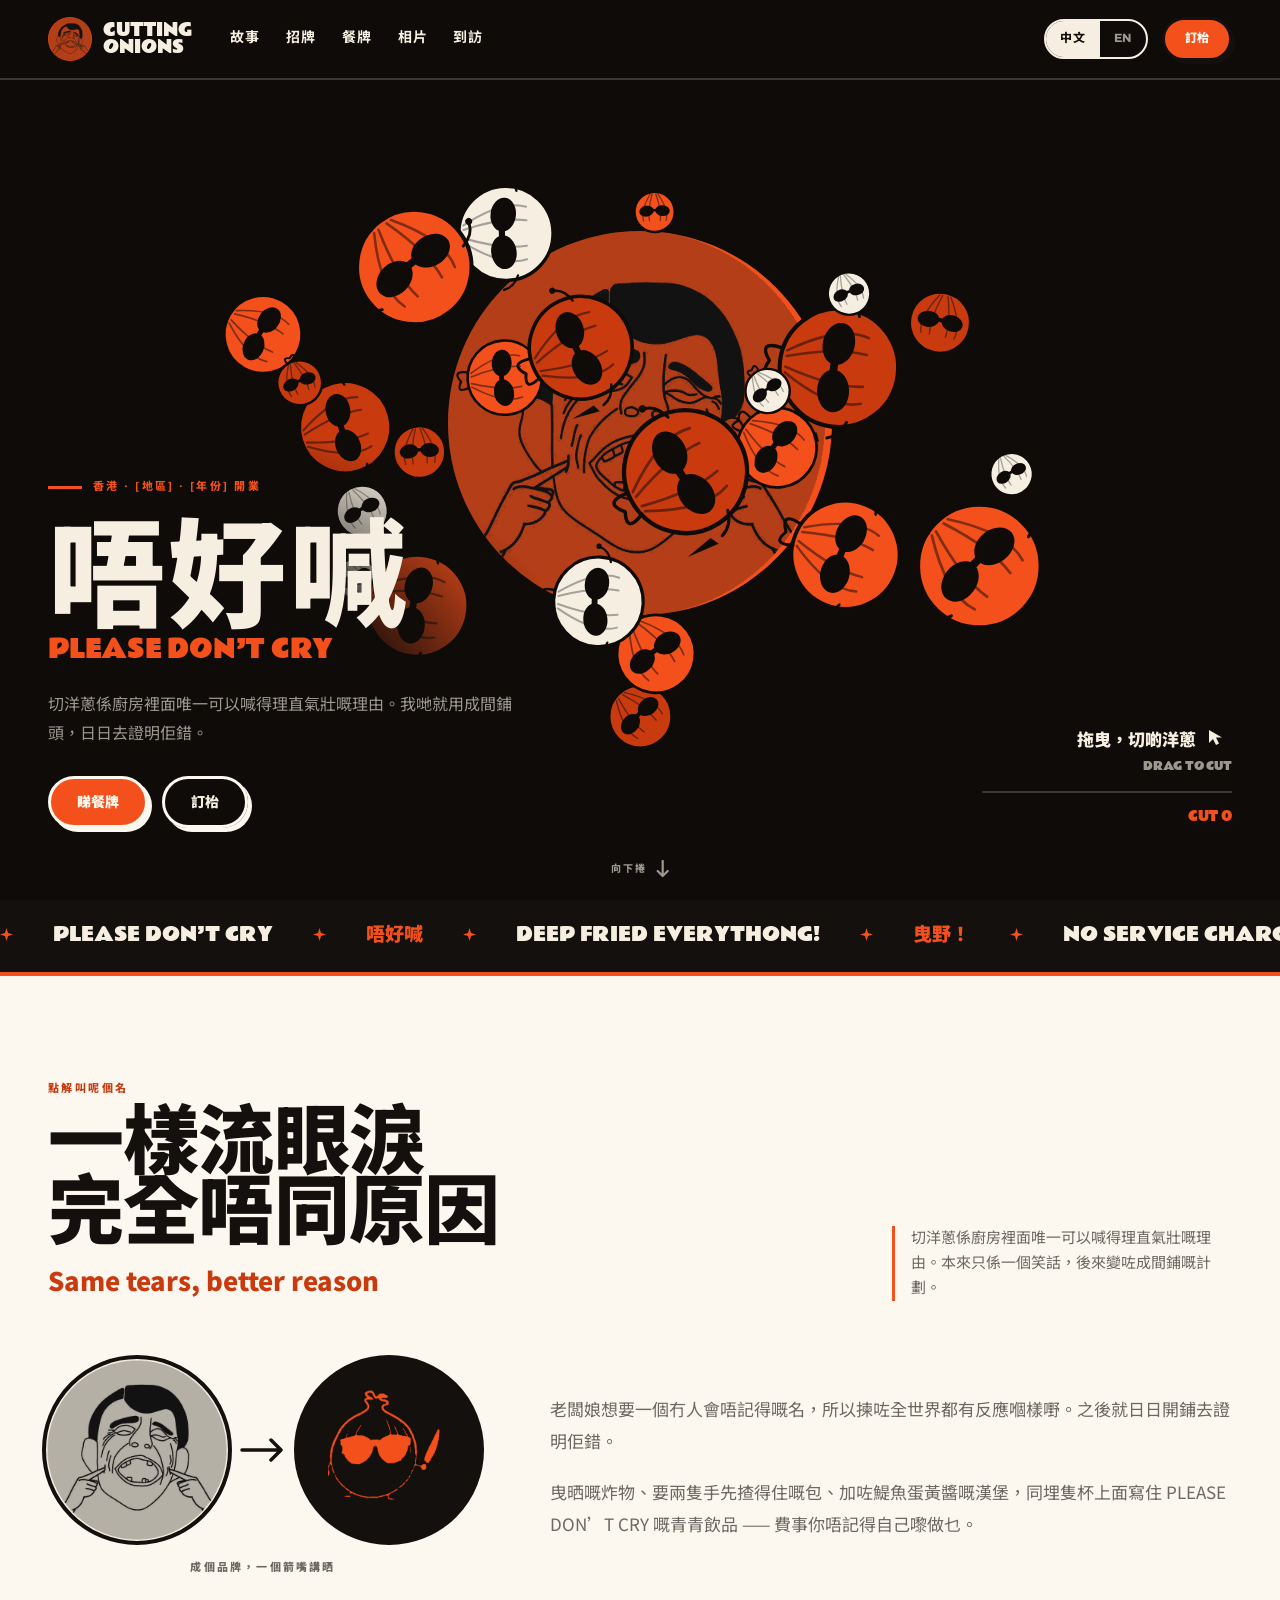
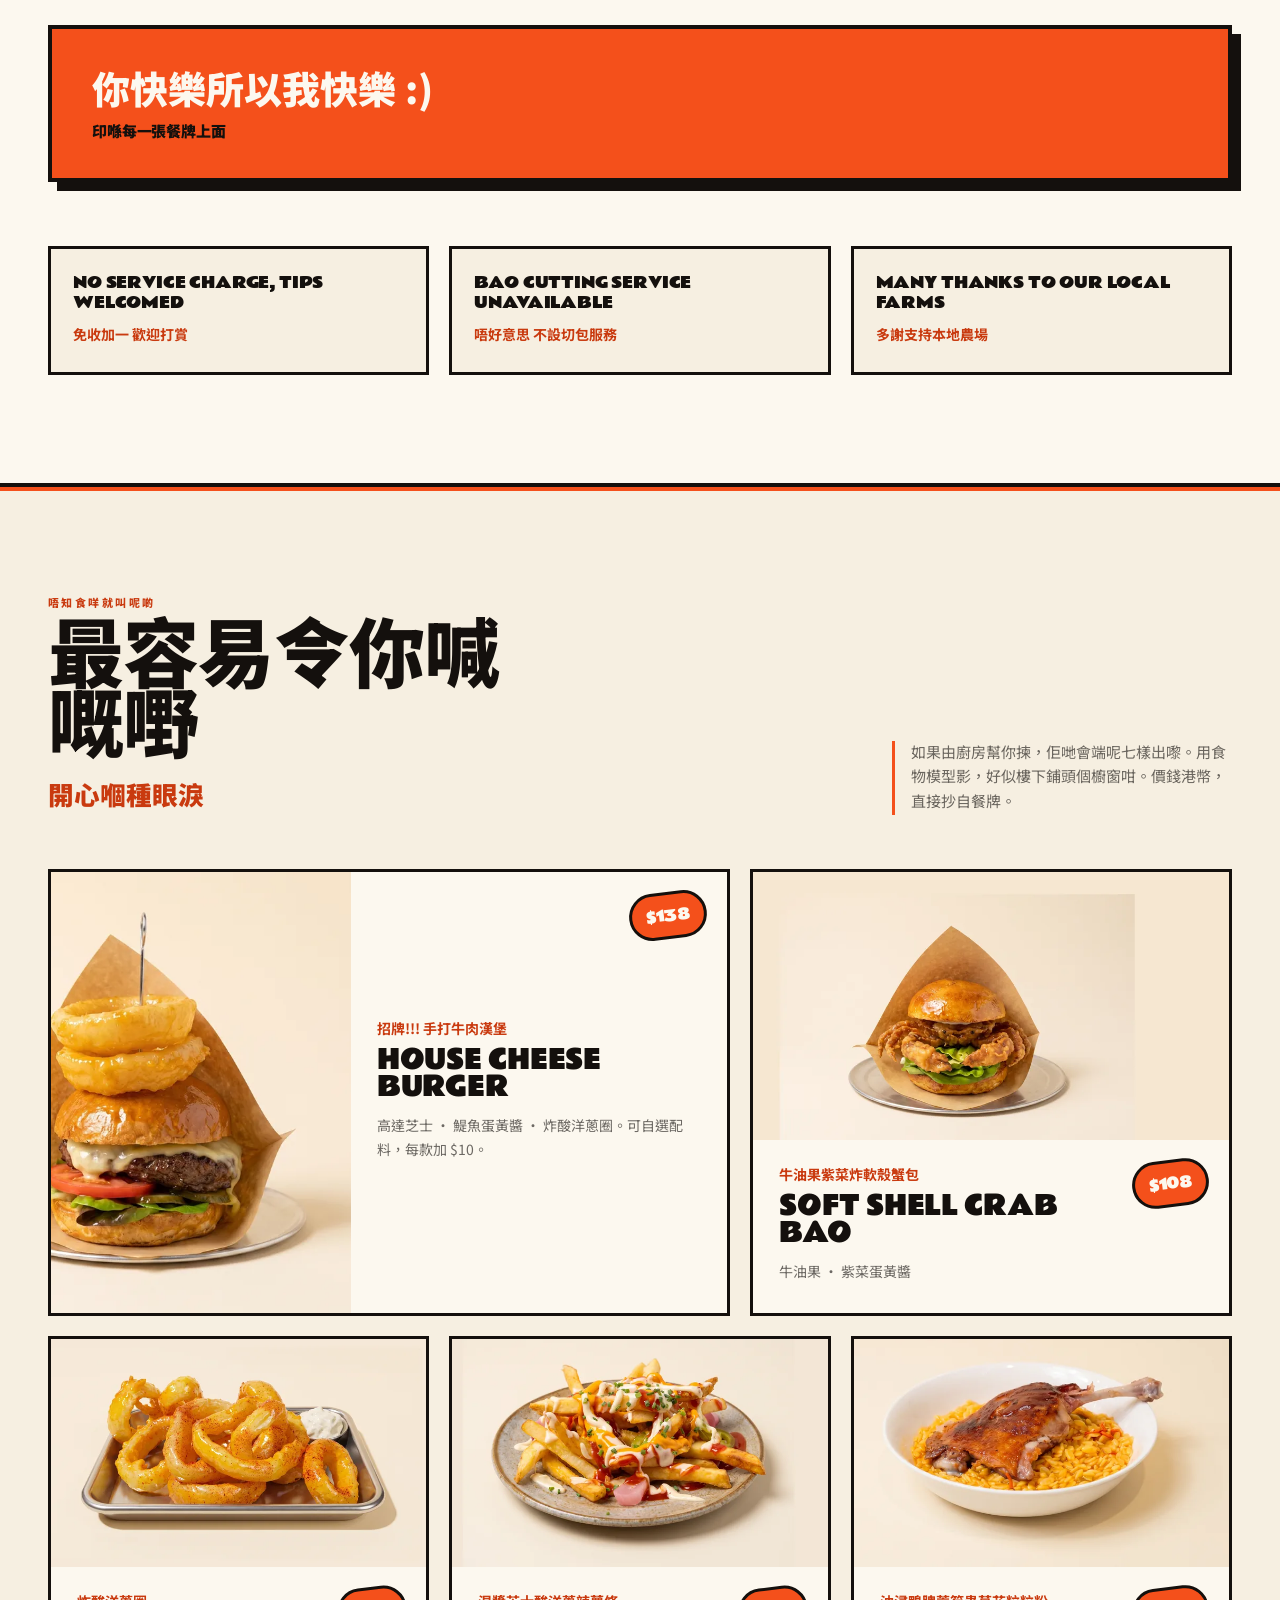
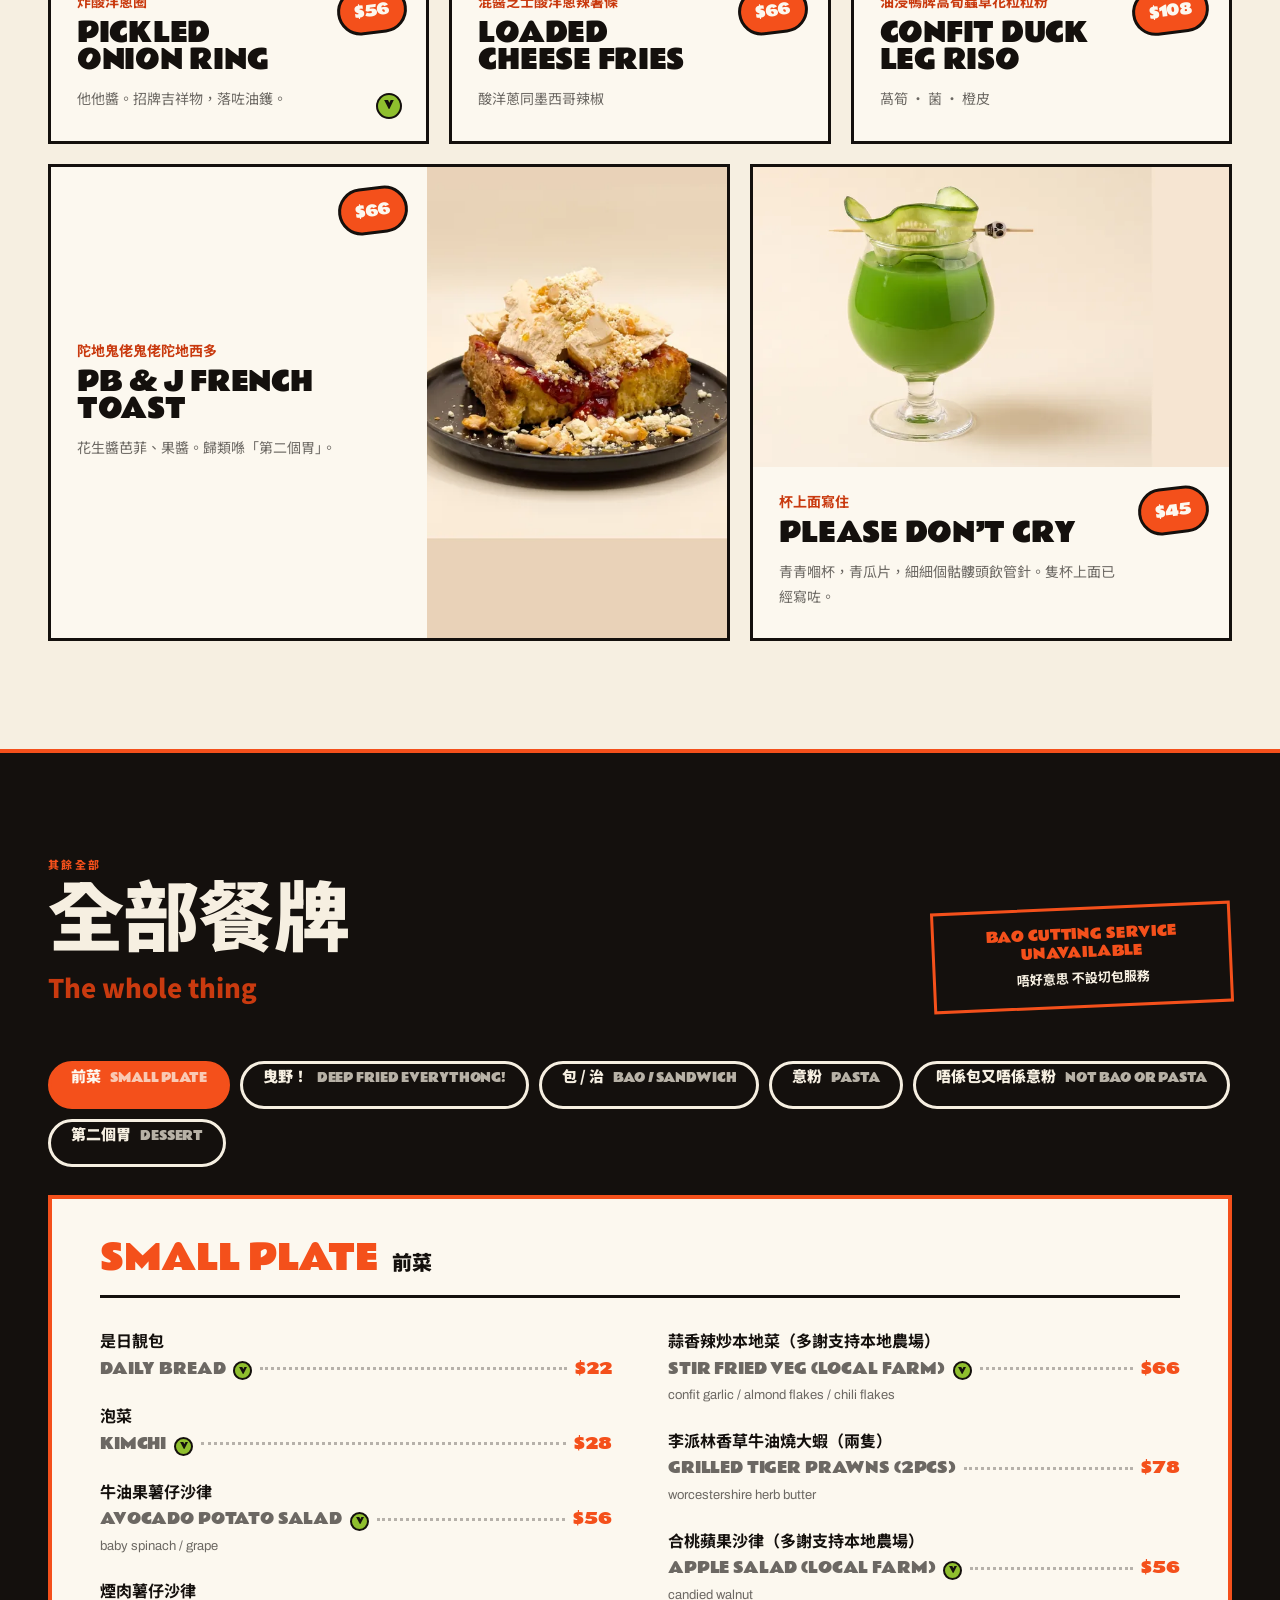
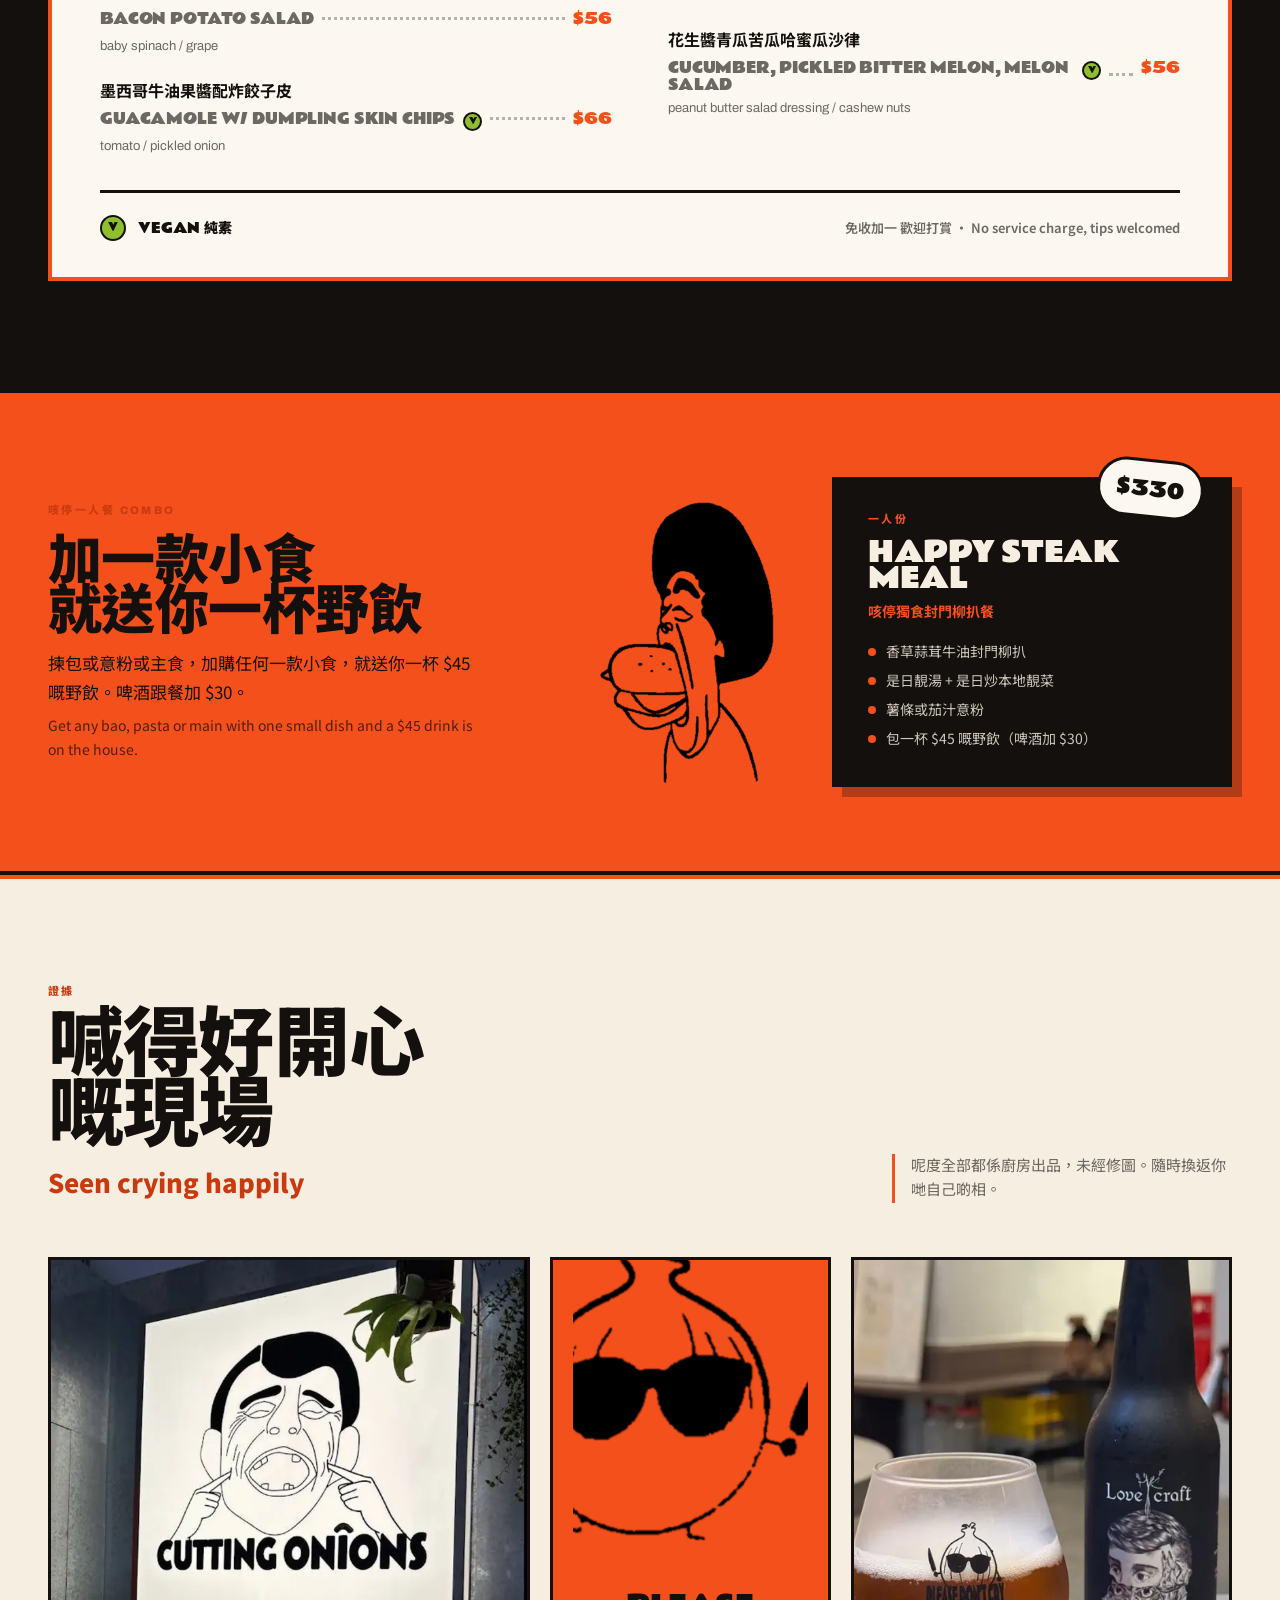
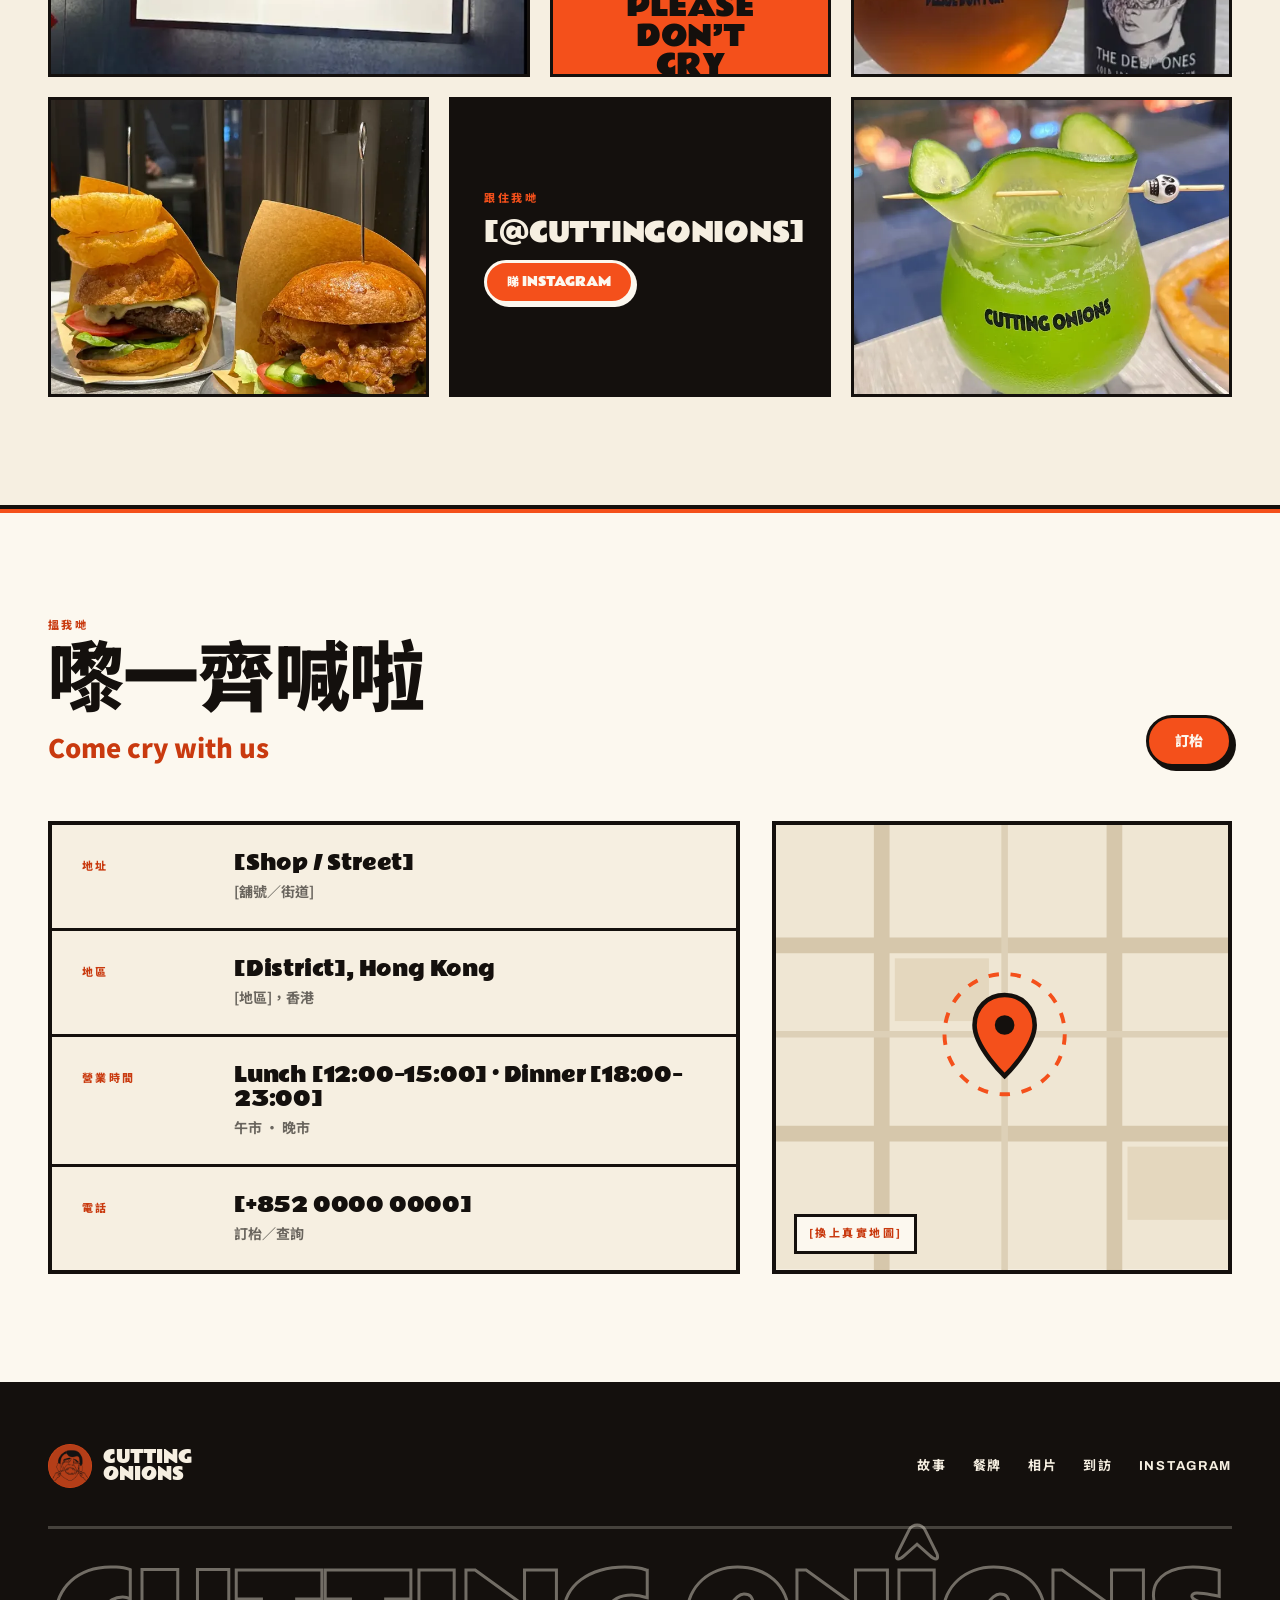
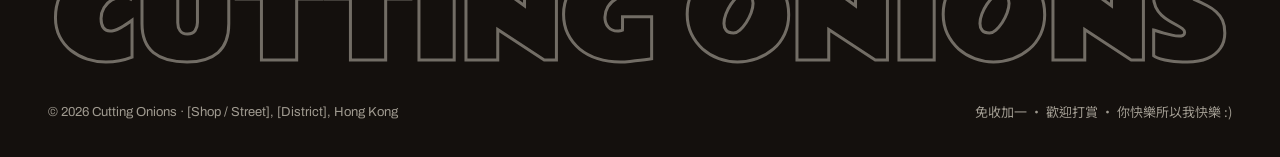
<file: index.html>
<!doctype html>
<html lang="zh-Hant" data-lang="zh">
<head>
<meta charset="utf-8">
<meta name="viewport" content="width=device-width, initial-scale=1, viewport-fit=cover">
<title>CUTTING ONIONS — 唔好喊 · Please don’t cry</title>
<meta name="description" content="切洋蔥係廚房裡面唯一可以喊得理直氣壯嘅理由。CUTTING ONIONS 用成間鋪頭，日日去證明佢錯。香港 [地區] 手打漢堡、包、意粉同曳野。">
<meta name="theme-color" content="#0E0B09">
<link rel="canonical" href="https://[YOUR-DOMAIN]/">

<meta property="og:type" content="restaurant">
<meta property="og:title" content="CUTTING ONIONS — 唔好喊">
<meta property="og:description" content="A Hong Kong kitchen named after the one thing that makes everybody cry. We spend every service proving it wrong.">
<meta property="og:image" content="https://[YOUR-DOMAIN]/assets/img/og-card.jpg">
<meta property="og:url" content="https://[YOUR-DOMAIN]/">
<meta name="twitter:card" content="summary_large_image">

<link rel="icon" href="assets/img/favicon-32.png" sizes="32x32">
<link rel="icon" href="assets/img/icon-512.png" sizes="512x512">
<link rel="apple-touch-icon" href="assets/img/icon-180.png">

<link rel="preconnect" href="https://fonts.googleapis.com">
<link rel="preconnect" href="https://fonts.gstatic.com" crossorigin>
<link rel="stylesheet" href="https://fonts.googleapis.com/css2?family=Rammetto+One&family=Archivo:wght@400;500;600;700;800&family=Noto+Sans+HK:wght@400;500;700;900&display=swap">
<link rel="stylesheet" href="assets/css/style.css">
<script>document.documentElement.classList.add('js')</script>

<script type="application/ld+json">
{
  "@context": "https://schema.org",
  "@type": "Restaurant",
  "name": "Cutting Onions",
  "image": "https://[YOUR-DOMAIN]/assets/img/og-card.jpg",
  "url": "https://[YOUR-DOMAIN]/",
  "telephone": "[+852 0000 0000]",
  "priceRange": "$$",
  "servesCuisine": ["Burgers", "Hong Kong", "Western"],
  "address": {
    "@type": "PostalAddress",
    "streetAddress": "[Shop / Street]",
    "addressLocality": "[District]",
    "addressRegion": "Hong Kong",
    "addressCountry": "HK"
  },
  "openingHoursSpecification": [{
    "@type": "OpeningHoursSpecification",
    "dayOfWeek": ["Monday","Tuesday","Wednesday","Thursday","Friday","Saturday","Sunday"],
    "opens": "12:00",
    "closes": "23:00"
  }],
  "sameAs": ["https://instagram.com/[HANDLE]"]
}
</script>
</head>

<body>
<a class="skip" href="#story" data-l="zh">跳去內容</a>
<a class="skip" href="#story" data-l="en">Skip to content</a>

<!-- ================= NAV ================= -->
<header class="nav" id="nav">
  <div class="nav__in">
    <a class="brand" href="#top" aria-label="Cutting Onions">
      <span class="brand__disc"><img src="assets/img/logo-face.png" alt="" width="48" height="48"></span>
      <span class="brand__name">Cutting<br>Onions</span>
    </a>

    <nav class="nav__links" id="navlinks" aria-label="Main">
      <a href="#story"><span data-l="zh">故事</span><span data-l="en">Story</span></a>
      <a href="#signatures"><span data-l="zh">招牌</span><span data-l="en">Signatures</span></a>
      <a href="#menu"><span data-l="zh">餐牌</span><span data-l="en">Menu</span></a>
      <a href="#gallery"><span data-l="zh">相片</span><span data-l="en">Gallery</span></a>
      <a href="#visit"><span data-l="zh">到訪</span><span data-l="en">Visit</span></a>
    </nav>

    <div class="nav__right">
      <div class="langsw" role="group" aria-label="Language / 語言">
        <button type="button" data-setlang="zh" aria-pressed="true">中文</button>
        <button type="button" data-setlang="en" aria-pressed="false">EN</button>
      </div>
      <a class="btn btn--sm" href="#visit"><span data-l="zh">訂枱</span><span data-l="en">Book</span></a>
      <button class="burger" type="button" id="burger" aria-expanded="false" aria-controls="navlinks" aria-label="Menu">
        <span></span><span></span><span></span>
      </button>
    </div>
  </div>
</header>

<main id="top">

<!-- ================= HERO ================= -->
<section class="hero" id="hero" aria-label="Cutting Onions">
  <div class="hero__centre">
    <span class="ig"><img src="assets/img/logo-face.png" alt="The Cutting Onions crying face" width="400" height="400"></span>
  </div>

  <canvas id="onionfield" aria-hidden="true"></canvas>

  <div class="hero__ui">
    <div class="hero__copy">
      <p class="kicker"><i aria-hidden="true"></i><span data-l="zh">香港 · [地區] · [年份] 開業</span><span data-l="en">Hong Kong · [District] · since [Year]</span></p>
      <h1 class="hero__h1">
        <span data-l="zh">唔好喊</span>
        <span data-l="en">Please<br>don’t cry</span>
      </h1>
      <p class="hero__alt display"><span data-l="zh">Please don’t cry</span><span data-l="en">唔好喊</span></p>
      <p class="hero__sub">
        <span data-l="zh">切洋蔥係廚房裡面唯一可以喊得理直氣壯嘅理由。我哋就用成間鋪頭，日日去證明佢錯。</span>
        <span data-l="en">Cutting onions is the only socially acceptable reason to cry in a kitchen. We spend every service proving it wrong.</span>
      </p>
      <p class="hero__cta">
        <a class="btn" href="#menu"><span data-l="zh">睇餐牌</span><span data-l="en">See the menu</span></a>
        <a class="btn btn--ghost" href="#visit"><span data-l="zh">訂枱</span><span data-l="en">Book a table</span></a>
      </p>
    </div>

    <div class="hero__hint" id="hint">
      <p class="hero__hintrow">
        <b>
          <span class="hint-before"><span data-l="zh">拖曳，切啲洋蔥</span><span data-l="en">Drag to cut the onions</span></span>
          <span class="hint-after"><span data-l="zh">而家好啲未？</span><span data-l="en">Feeling better?</span></span>
        </b>
        <svg class="hint-before" width="26" height="26" viewBox="0 0 26 26" aria-hidden="true"><path d="M3 4v13l4-4 3 6 3-1.4-3-6h6L3 4Z" fill="currentColor"/></svg>
      </p>
      <p class="hero__hintsub display">
        <span class="hint-before"><span data-l="zh">Drag to cut</span><span data-l="en">拖曳，切啲洋蔥</span></span>
        <span class="hint-after"><span data-l="zh">Feeling better?</span><span data-l="en">而家好啲未？</span></span>
      </p>
      <p class="hero__count display" id="cutcount">Cut 0</p>
    </div>

    <p class="hero__scroll">
      <span data-l="zh">向下捲</span><span data-l="en">Scroll</span>
      <svg width="14" height="18" viewBox="0 0 14 18" fill="none" aria-hidden="true"><path d="M7 1v15M2 11l5 5 5-5" stroke="currentColor" stroke-width="2.2" stroke-linecap="round" stroke-linejoin="round"/></svg>
    </p>
  </div>
</section>

<!-- ================= TICKER ================= -->
<div class="ticker" aria-hidden="true">
  <div class="ticker__track" id="tickertrack"></div>
</div>

<!-- ================= STORY ================= -->
<section class="sec sec--story reveal" id="story">
  <div class="wrap">
    <header class="sechead">
      <div>
        <p class="lbl"><span data-l="zh">點解叫呢個名</span><span data-l="en">Why the name</span></p>
        <h2><span data-l="zh">一樣流眼淚<br>完全唔同原因</span><span data-l="en">Same tears,<br>better reason</span></h2>
        <p class="sechead__alt"><span data-l="zh">Same tears, better reason</span><span data-l="en">一樣流眼淚，完全唔同原因</span></p>
      </div>
      <p class="sechead__note">
        <span data-l="zh">切洋蔥係廚房裡面唯一可以喊得理直氣壯嘅理由。本來只係一個笑話，後來變咗成間鋪嘅計劃。</span>
        <span data-l="en">Cutting onions is the only socially acceptable reason to cry in a kitchen. That was the joke. Then it became the whole plan.</span>
      </p>
    </header>

    <div class="story">
      <figure class="story__marks">
        <span class="story__cell story__cell--a"><img src="assets/img/logo-face.png" alt="The crying face" width="190" height="190" loading="lazy"></span>
        <svg width="46" height="26" viewBox="0 0 46 26" fill="none" aria-hidden="true"><path d="M2 13h39M31 3l10 10-10 10" stroke="currentColor" stroke-width="3.5" stroke-linecap="round" stroke-linejoin="round"/></svg>
        <span class="story__cell story__cell--b"><img src="assets/img/mark-onion.png" alt="The onion in sunglasses" width="128" height="134" loading="lazy"></span>
        <figcaption><span data-l="zh">成個品牌，一個箭嘴講晒</span><span data-l="en">The whole brand, in one arrow</span></figcaption>
      </figure>

      <div class="story__text">
        <div data-l="zh">
          <p>老闆娘想要一個冇人會唔記得嘅名，所以揀咗全世界都有反應嗰樣嘢。之後就日日開鋪去證明佢錯。</p>
          <p>曳晒嘅炸物、要兩隻手先揸得住嘅包、加咗鯷魚蛋黃醬嘅漢堡，同埋隻杯上面寫住 PLEASE DON’T CRY 嘅青青飲品 —— 費事你唔記得自己嚟做乜。</p>
        </div>
        <div data-l="en">
          <p>[Her name] wanted a name nobody could forget, so she picked the one thing that gets a reaction out of everybody. Then she spent every service proving it wrong.</p>
          <p>Deep fried everythong. Bao you need two hands for. A burger with anchovy mayo in it. A green drink with PLEASE DON’T CRY printed on the glass, in case you forget why you came.</p>
        </div>
      </div>
    </div>

    <blockquote class="quote">
      <p class="quote__zh">你快樂所以我快樂 :)</p>
      <cite class="display"><span data-l="zh">印喺每一張餐牌上面</span><span data-l="en">Printed on every menu</span></cite>
    </blockquote>

    <ul class="facts">
      <li><b class="display">No service charge, tips welcomed</b><span>免收加一 歡迎打賞</span></li>
      <li><b class="display">Bao cutting service unavailable</b><span>唔好意思 不設切包服務</span></li>
      <li><b class="display">Many thanks to our local farms</b><span>多謝支持本地農場</span></li>
    </ul>
  </div>
</section>

<!-- ================= SIGNATURES ================= -->
<section class="sec reveal" id="signatures">
  <div class="wrap">
    <header class="sechead">
      <div>
        <p class="lbl"><span data-l="zh">唔知食咩就叫呢啲</span><span data-l="en">Order these first</span></p>
        <h2><span data-l="zh">最容易令你喊<br>嘅嘢</span><span data-l="en">Most likely to<br>make you cry</span></h2>
        <p class="sechead__alt"><span data-l="zh">開心嗰種眼淚</span><span data-l="en">(happy tears)</span></p>
      </div>
      <p class="sechead__note">
        <span data-l="zh">如果由廚房幫你揀，佢哋會端呢七樣出嚟。用食物模型影，好似樓下鋪頭個櫥窗咁。價錢港幣，直接抄自餐牌。</span>
        <span data-l="en">Seven things the kitchen would put in front of you if you let them choose — shown as 食物模型, the way a shopfront window does it. Prices in HKD, straight off the printed menu.</span>
      </p>
    </header>

    <div class="dishes">
      <article class="dish dish--row" style="--span:7">
        <div class="dish__ph" style="--phw:300px">
          <picture>
            <source type="image/webp" srcset="assets/img/model-burger-800.webp 800w, assets/img/model-burger-1280.webp 1280w" sizes="(max-width:700px) 100vw, 300px">
            <img src="assets/img/model-burger-800.jpg" alt="Display replica of the house cheese burger" width="800" height="667" loading="lazy" decoding="async">
          </picture>
        </div>
        <div class="dish__txt">
          <p class="dish__zh">招牌!!! 手打牛肉漢堡</p>
          <h3 class="display">House Cheese Burger</h3>
          <p class="dish__desc"><span data-l="zh">高達芝士 · 鯷魚蛋黃醬 · 炸酸洋蔥圈。可自選配料，每款加 $10。</span><span data-l="en">Gouda cheese · anchovy mayo · pickled onion rings. Build your own — add-ons $10 each.</span></p>
          <p class="price display">$138</p>
        </div>
      </article>

      <article class="dish" style="--span:5">
        <div class="dish__ph" style="--phh:268px">
          <picture>
            <source type="image/webp" srcset="assets/img/model-crab-bao-900.webp 900w, assets/img/model-crab-bao-1400.webp 1400w" sizes="(max-width:700px) 100vw, 480px">
            <img src="assets/img/model-crab-bao-900.jpg" alt="Display replica of the soft shell crab bao" width="900" height="506" loading="lazy" decoding="async">
          </picture>
        </div>
        <div class="dish__txt">
          <p class="dish__zh">牛油果紫菜炸軟殼蟹包</p>
          <h3 class="display">Soft Shell Crab Bao</h3>
          <p class="dish__desc"><span data-l="zh">牛油果 · 紫菜蛋黃醬</span><span data-l="en">Avocado · nori mayo</span></p>
          <p class="price display">$108</p>
        </div>
      </article>

      <article class="dish" style="--span:4">
        <div class="dish__ph" style="--phh:228px">
          <picture>
            <source type="image/webp" srcset="assets/img/model-onion-rings-720.webp 720w, assets/img/model-onion-rings-1100.webp 1100w" sizes="(max-width:700px) 100vw, 380px">
            <img src="assets/img/model-onion-rings-720.jpg" alt="Display replica of the pickled onion rings" width="720" height="432" loading="lazy" decoding="async">
          </picture>
        </div>
        <div class="dish__txt">
          <span class="veg" title="Vegan 純素">V</span>
          <p class="dish__zh">炸酸洋蔥圈</p>
          <h3 class="display">Pickled Onion Ring</h3>
          <p class="dish__desc"><span data-l="zh">他他醬。招牌吉祥物，落咗油鑊。</span><span data-l="en">Tartar. The house mascot, battered.</span></p>
          <p class="price display">$56</p>
        </div>
      </article>

      <article class="dish" style="--span:4">
        <div class="dish__ph" style="--phh:228px">
          <picture>
            <source type="image/webp" srcset="assets/img/model-fries-720.webp 720w, assets/img/model-fries-1100.webp 1100w" sizes="(max-width:700px) 100vw, 380px">
            <img src="assets/img/model-fries-720.jpg" alt="Display replica of the loaded cheese fries" width="720" height="432" loading="lazy" decoding="async">
          </picture>
        </div>
        <div class="dish__txt">
          <p class="dish__zh">混醬芝士酸洋蔥辣薯條</p>
          <h3 class="display">Loaded Cheese Fries</h3>
          <p class="dish__desc"><span data-l="zh">酸洋蔥同墨西哥辣椒</span><span data-l="en">Pickled onion &amp; jalapeño</span></p>
          <p class="price display">$66</p>
        </div>
      </article>

      <article class="dish" style="--span:4">
        <div class="dish__ph" style="--phh:228px">
          <picture>
            <source type="image/webp" srcset="assets/img/model-duck-720.webp 720w, assets/img/model-duck-1100.webp 1100w" sizes="(max-width:700px) 100vw, 380px">
            <img src="assets/img/model-duck-720.jpg" alt="Display replica of the confit duck leg riso" width="720" height="432" loading="lazy" decoding="async">
          </picture>
        </div>
        <div class="dish__txt">
          <p class="dish__zh">油浸鴨脾蒿筍蟲草花粒粒粉</p>
          <h3 class="display">Confit Duck Leg Riso</h3>
          <p class="dish__desc"><span data-l="zh">萵筍 · 菌 · 橙皮</span><span data-l="en">Celtuce · fungus · orange zest</span></p>
          <p class="price display">$108</p>
        </div>
      </article>

      <article class="dish dish--row dish--flip" style="--span:7">
        <div class="dish__txt">
          <p class="dish__zh">陀地鬼佬鬼佬陀地西多</p>
          <h3 class="display">PB &amp; J French Toast</h3>
          <p class="dish__desc"><span data-l="zh">花生醬芭菲、果醬。歸類喺「第二個胃」。</span><span data-l="en">Peanut butter parfait, jam. Filed under 第二個胃 — the second stomach.</span></p>
          <p class="price display">$66</p>
        </div>
        <div class="dish__ph" style="--phw:300px">
          <picture>
            <source type="image/webp" srcset="assets/img/model-french-toast-800.webp 800w, assets/img/model-french-toast-1280.webp 1280w" sizes="(max-width:700px) 100vw, 300px">
            <img src="assets/img/model-french-toast-800.jpg" alt="Display replica of the PB and J french toast" width="800" height="667" loading="lazy" decoding="async">
          </picture>
        </div>
      </article>

      <article class="dish" style="--span:5">
        <div class="dish__ph" style="--phh:300px">
          <picture>
            <source type="image/webp" srcset="assets/img/model-drink-800.webp 800w, assets/img/model-drink-1200.webp 1200w" sizes="(max-width:700px) 100vw, 480px">
            <img src="assets/img/model-drink-800.jpg" alt="Display replica of the green cucumber drink" width="800" height="533" loading="lazy" decoding="async">
          </picture>
        </div>
        <div class="dish__txt">
          <p class="dish__zh">杯上面寫住</p>
          <h3 class="display">Please Don’t Cry</h3>
          <p class="dish__desc"><span data-l="zh">青青嗰杯，青瓜片，細細個骷髏頭飲管針。隻杯上面已經寫咗。</span><span data-l="en">The green one, cucumber ribbon, tiny skull pick. It says so right on the glass.</span></p>
          <p class="price display">$45</p>
        </div>
      </article>
    </div>
  </div>
</section>

<!-- ================= FULL MENU ================= -->
<section class="sec sec--menu reveal" id="menu">
  <div class="wrap">
    <header class="sechead">
      <div>
        <p class="lbl lbl--o"><span data-l="zh">其餘全部</span><span data-l="en">Everything else</span></p>
        <h2><span data-l="zh">全部餐牌</span><span data-l="en">The whole thing</span></h2>
        <p class="sechead__alt"><span data-l="zh">The whole thing</span><span data-l="en">全部餐牌</span></p>
      </div>
      <p class="stamp">
        <b class="display">Bao cutting service unavailable</b>
        <span>唔好意思 不設切包服務</span>
      </p>
    </header>

    <div class="tabs" role="tablist" aria-label="Menu sections">
      <button class="tab is-on" role="tab" id="tab-small"   aria-controls="p-small"   aria-selected="true"><span class="tab__zh">前菜</span><span class="tab__en display">Small Plate</span></button>
      <button class="tab"       role="tab" id="tab-fried"   aria-controls="p-fried"   aria-selected="false" tabindex="-1"><span class="tab__zh">曳野！</span><span class="tab__en display">Deep Fried Everythong!</span></button>
      <button class="tab"       role="tab" id="tab-bao"     aria-controls="p-bao"     aria-selected="false" tabindex="-1"><span class="tab__zh">包 / 治</span><span class="tab__en display">Bao / Sandwich</span></button>
      <button class="tab"       role="tab" id="tab-pasta"   aria-controls="p-pasta"   aria-selected="false" tabindex="-1"><span class="tab__zh">意粉</span><span class="tab__en display">Pasta</span></button>
      <button class="tab"       role="tab" id="tab-not"     aria-controls="p-not"     aria-selected="false" tabindex="-1"><span class="tab__zh">唔係包又唔係意粉</span><span class="tab__en display">Not Bao or Pasta</span></button>
      <button class="tab"       role="tab" id="tab-dessert" aria-controls="p-dessert" aria-selected="false" tabindex="-1"><span class="tab__zh">第二個胃</span><span class="tab__en display">Dessert</span></button>
    </div>

    <div class="menucard">
      <section class="panel" id="p-small" role="tabpanel" aria-labelledby="tab-small" tabindex="0">
        <h3 class="panel__h"><span class="display">Small Plate</span><span class="panel__zh">前菜</span></h3>
        <ul class="mlist">
          <li class="mi"><p class="mi__zh">是日靚包</p><p class="mi__r"><span class="mi__en display">Daily Bread</span><span class="veg veg--sm">V</span><i></i><span class="mi__p display">$22</span></p></li>
          <li class="mi"><p class="mi__zh">泡菜</p><p class="mi__r"><span class="mi__en display">Kimchi</span><span class="veg veg--sm">V</span><i></i><span class="mi__p display">$28</span></p></li>
          <li class="mi"><p class="mi__zh">牛油果薯仔沙律</p><p class="mi__r"><span class="mi__en display">Avocado Potato Salad</span><span class="veg veg--sm">V</span><i></i><span class="mi__p display">$56</span></p><p class="mi__d">baby spinach / grape</p></li>
          <li class="mi"><p class="mi__zh">煙肉薯仔沙律</p><p class="mi__r"><span class="mi__en display">Bacon Potato Salad</span><i></i><span class="mi__p display">$56</span></p><p class="mi__d">baby spinach / grape</p></li>
          <li class="mi"><p class="mi__zh">墨西哥牛油果醬配炸餃子皮</p><p class="mi__r"><span class="mi__en display">Guacamole w/ Dumpling Skin Chips</span><span class="veg veg--sm">V</span><i></i><span class="mi__p display">$66</span></p><p class="mi__d">tomato / pickled onion</p></li>
          <li class="mi"><p class="mi__zh">蒜香辣炒本地菜（多謝支持本地農場）</p><p class="mi__r"><span class="mi__en display">Stir Fried Veg (Local Farm)</span><span class="veg veg--sm">V</span><i></i><span class="mi__p display">$66</span></p><p class="mi__d">confit garlic / almond flakes / chili flakes</p></li>
          <li class="mi"><p class="mi__zh">李派林香草牛油燒大蝦（兩隻）</p><p class="mi__r"><span class="mi__en display">Grilled Tiger Prawns (2pcs)</span><i></i><span class="mi__p display">$78</span></p><p class="mi__d">worcestershire herb butter</p></li>
          <li class="mi"><p class="mi__zh">合桃蘋果沙律（多謝支持本地農場）</p><p class="mi__r"><span class="mi__en display">Apple Salad (Local Farm)</span><span class="veg veg--sm">V</span><i></i><span class="mi__p display">$56</span></p><p class="mi__d">candied walnut</p></li>
          <li class="mi"><p class="mi__zh">花生醬青瓜苦瓜哈蜜瓜沙律</p><p class="mi__r"><span class="mi__en display">Cucumber, Pickled Bitter Melon, Melon Salad</span><span class="veg veg--sm">V</span><i></i><span class="mi__p display">$56</span></p><p class="mi__d">peanut butter salad dressing / cashew nuts</p></li>
        </ul>
      </section>

      <section class="panel" id="p-fried" role="tabpanel" aria-labelledby="tab-fried" tabindex="0" hidden>
        <h3 class="panel__h"><span class="display">Deep Fried Everythong!</span><span class="panel__zh">曳野！</span></h3>
        <ul class="mlist">
          <li class="mi"><p class="mi__zh">薯條</p><p class="mi__r"><span class="mi__en display">Fries</span><span class="veg veg--sm">V</span><i></i><span class="mi__p display">$46</span></p></li>
          <li class="mi"><p class="mi__zh">鹽酥菇</p><p class="mi__r"><span class="mi__en display">Deep Fried Mushroom</span><span class="veg veg--sm">V</span><i></i><span class="mi__p display">$56</span></p></li>
          <li class="mi"><p class="mi__zh">炸酸洋蔥圈</p><p class="mi__r"><span class="mi__en display">Pickled Onion Ring</span><span class="veg veg--sm">V</span><i></i><span class="mi__p display">$56</span></p><p class="mi__d">tartar</p></li>
          <li class="mi"><p class="mi__zh">勁樂雞（6pcs / 12pcs / 18pcs）</p><p class="mi__r"><span class="mi__en display">Real Chicken Chicken Nugget</span><i></i><span class="mi__p display">$56 / $102 / $144</span></p><p class="mi__d">honey mustard</p></li>
          <li class="mi"><p class="mi__zh">阿媽雞翼 2.0 之阿麻雞翼（單骨雞翼 8 條）</p><p class="mi__r"><span class="mi__en display">Wings (Single-Boned 8pcs)</span><i></i><span class="mi__p display">$56</span></p><p class="mi__d">sesame soy sauce</p></li>
          <li class="mi"><p class="mi__zh">菠蘿辣椒醬雞翼（單骨雞翼 8 條）</p><p class="mi__r"><span class="mi__en display">Wings (Single-Boned 8pcs)</span><i></i><span class="mi__p display">$66</span></p><p class="mi__d">fermented pineapple hot sauce / grilled pineapple</p></li>
          <li class="mi"><p class="mi__zh">混醬芝士酸洋蔥辣薯條</p><p class="mi__r"><span class="mi__en display">Loaded Cheese Fries</span><i></i><span class="mi__p display">$66</span></p><p class="mi__d">pickled onion &amp; jalapeño</p></li>
        </ul>
      </section>

      <section class="panel" id="p-bao" role="tabpanel" aria-labelledby="tab-bao" tabindex="0" hidden>
        <h3 class="panel__h"><span class="display">Bao / Sandwich</span><span class="panel__zh">包 / 治</span></h3>
        <ul class="mlist">
          <li class="mi"><p class="mi__zh">招牌!!! 手打牛肉漢堡</p><p class="mi__r"><span class="mi__en display">House Cheese Burger</span><i></i><span class="mi__p display">$138</span></p><p class="mi__d">gouda cheese / anchovy mayo / pickled onion rings · build your own, add-ons $10 each</p></li>
          <li class="mi"><p class="mi__zh">Butter Chicken 炸雞包</p><p class="mi__r"><span class="mi__en display">Deep Fried Butter Chicken Bao</span><i></i><span class="mi__p display">$88</span></p><p class="mi__d">herb yoghurt dressing</p></li>
          <li class="mi"><p class="mi__zh">泡菜煎蛋豬腩肉包（小辣）</p><p class="mi__r"><span class="mi__en display">Grilled Pork Belly Bao</span><i></i><span class="mi__p display">$88</span></p><p class="mi__d">fried egg / kimchi / gochujang mayo</p></li>
          <li class="mi"><p class="mi__zh">辣辣雙層菠蘿芝士豬柳包</p><p class="mi__r"><span class="mi__en display">Spicy Pork Burger</span><i></i><span class="mi__p display">$88</span></p><p class="mi__d">grilled pineapple</p></li>
          <li class="mi"><p class="mi__zh">牛油果紫菜炸軟殼蟹包</p><p class="mi__r"><span class="mi__en display">Deep Fried Soft Shell Crab Bao</span><i></i><span class="mi__p display">$108</span></p><p class="mi__d">avocado / nori mayo</p></li>
          <li class="mi"><p class="mi__zh">酸菜他他炸海鱸魚柳包</p><p class="mi__r"><span class="mi__en display">Deep Fried Sea Bass Burger</span><i></i><span class="mi__p display">$138</span></p><p class="mi__d">sauerkraut tartar sauce</p></li>
          <li class="mi"><p class="mi__zh">茄蛋治（多謝支持本地農場）</p><p class="mi__r"><span class="mi__en display">Heirloom Tomato Open Sandwich</span><i></i><span class="mi__p display">$88</span></p><p class="mi__d">fried egg / gouda cheese</p></li>
          <li class="mi"><p class="mi__zh">堅堅包 2.0</p><p class="mi__r"><span class="mi__en display">Green Green Bao 2.0</span><span class="veg veg--sm">V</span><i></i><span class="mi__p display">$72</span></p><p class="mi__d">avocado / chickpea / alfalfa sprout / butter lettuce / vegan mayo</p></li>
          <li class="mi"><p class="mi__zh">麻醬涼拌三絲炸豆腐包</p><p class="mi__r"><span class="mi__en display">Deep Fried Tofu Bao</span><span class="veg veg--sm">V</span><i></i><span class="mi__p display">$88</span></p><p class="mi__d">carrot / cucumber / king oyster mushroom</p></li>
          <li class="mi"><p class="mi__zh">焦糖洋蔥菇菇蕃薯包</p><p class="mi__r"><span class="mi__en display">Portobello &amp; Sweet Potato Bao</span><span class="veg veg--sm">V</span><i></i><span class="mi__p display">$88</span></p><p class="mi__d">caramelized onion / pickled onion ring</p></li>
        </ul>
      </section>

      <section class="panel" id="p-pasta" role="tabpanel" aria-labelledby="tab-pasta" tabindex="0" hidden>
        <h3 class="panel__h"><span class="display">Pasta</span><span class="panel__zh">意粉</span></h3>
        <ul class="mlist">
          <li class="mi"><p class="mi__zh">大蝦濃蝦龍蝦汁扁意粉</p><p class="mi__r"><span class="mi__en display">Tiger Prawns Pasta</span><i></i><span class="mi__p display">$138</span></p><p class="mi__d">creamy lobster sauce</p></li>
          <li class="mi"><p class="mi__zh">鮮藍青口豆豉忌廉扁意粉</p><p class="mi__r"><span class="mi__en display">Fresh Mussels Pasta</span><i></i><span class="mi__p display">$108</span></p><p class="mi__d">pickled sugar snap peas / black bean cream sauce</p></li>
          <li class="mi"><p class="mi__zh">溫泉蛋肉醬意粉</p><p class="mi__r"><span class="mi__en display">Linguine Bolognese</span><i></i><span class="mi__p display">$108</span></p><p class="mi__d">63C egg / parmesan cheese</p></li>
          <li class="mi"><p class="mi__zh">油浸鴨脾蒿筍蟲草花粒粒粉</p><p class="mi__r"><span class="mi__en display">Confit Duck Leg Riso Pasta</span><i></i><span class="mi__p display">$108</span></p><p class="mi__d">celtuce / fungus / orange zest</p></li>
          <li class="mi"><p class="mi__zh">卡邦尼扁意粉</p><p class="mi__r"><span class="mi__en display">Carbonara</span><i></i><span class="mi__p display">$98</span></p></li>
          <li class="mi"><p class="mi__zh">瓜瓜菜菜炒粒粒粉 2.0</p><p class="mi__r"><span class="mi__en display">Stir Fried Riso Pasta</span><span class="veg veg--sm">V</span><i></i><span class="mi__p display">$98</span></p><p class="mi__d">local veg / zucchini / cherry tomatoes / pine nuts / raisins</p></li>
          <li class="mi"><p class="mi__zh">白汁鉛筆菇菇扁意粉</p><p class="mi__r"><span class="mi__en display">Mushroom Sauce Pasta</span><span class="veg veg--sm">V</span><i></i><span class="mi__p display">$98</span></p><p class="mi__d">chestnut royale mushroom / arugula</p></li>
        </ul>
      </section>

      <section class="panel" id="p-not" role="tabpanel" aria-labelledby="tab-not" tabindex="0" hidden>
        <h3 class="panel__h"><span class="display">Not Bao or Pasta</span><span class="panel__zh">唔係包又唔係意粉</span></h3>
        <ul class="mlist">
          <li class="mi"><p class="mi__zh">安格斯封門柳薯條</p><p class="mi__r"><span class="mi__en display">Angus Hanger Steak w/ Fries</span><i></i><span class="mi__p display">$248</span></p><p class="mi__d">worcestershire sauce herb butter</p></li>
          <li class="mi"><p class="mi__zh">大蒜茴香煮青口配紫菜包</p><p class="mi__r"><span class="mi__en display">Leek &amp; Fennel Mussels</span><i></i><span class="mi__p display">$128</span></p><p class="mi__d">w/ nori ciabatta</p></li>
          <li class="mi"><p class="mi__zh">青咖哩軟殼蟹柚子沙律</p><p class="mi__r"><span class="mi__en display">Green Curry Soft Shell Crab Salad</span><i></i><span class="mi__p display">$108</span></p><p class="mi__d">pomelo / pickled cucumber / grilled bread</p></li>
        </ul>
      </section>

      <section class="panel" id="p-dessert" role="tabpanel" aria-labelledby="tab-dessert" tabindex="0" hidden>
        <h3 class="panel__h"><span class="display">Dessert</span><span class="panel__zh">第二個胃</span></h3>
        <ul class="mlist">
          <li class="mi"><p class="mi__zh">陀地鬼佬鬼佬陀地西多</p><p class="mi__r"><span class="mi__en display">PB &amp; J French Toast</span><i></i><span class="mi__p display">$66</span></p><p class="mi__d">peanut butter parfait, jam</p></li>
          <li class="mi"><p class="mi__zh">椰棗麵包布甸 + 普洱白朱古力雪糕</p><p class="mi__r"><span class="mi__en display">Medjool Date Bread Pudding</span><i></i><span class="mi__p display">$66</span></p><p class="mi__d">pu’er &amp; white chocolate ice cream, roselle cream</p></li>
          <li class="mi"><p class="mi__zh">士多啤梨芝士蛋糕 + 白麵豉雪糕</p><p class="mi__r"><span class="mi__en display">Strawberry Cheesecake</span><i></i><span class="mi__p display">$66</span></p><p class="mi__d">miso ice cream</p></li>
          <li class="mi"><p class="mi__zh">燒蕃薯 + 薑豆奶雪糕</p><p class="mi__r"><span class="mi__en display">Roasted Sweet Potato</span><span class="veg veg--sm">V</span><i></i><span class="mi__p display">$66</span></p><p class="mi__d">ginger soy milk ice cream</p></li>
        </ul>
      </section>

      <p class="menucard__foot">
        <span class="veg">V</span>
        <span class="display">Vegan 純素</span>
        <span class="menucard__note"><span data-l="zh">免收加一 歡迎打賞 · No service charge, tips welcomed</span><span data-l="en">No service charge, tips welcomed · 免收加一 歡迎打賞</span></span>
      </p>
    </div>
  </div>
</section>

<!-- ================= COMBO ================= -->
<section class="combo reveal" aria-label="Combo">
  <div class="wrap combo__in">
    <div>
      <p class="lbl"><span data-l="zh">咳停一人餐 Combo</span><span data-l="en">Combo 咳停一人餐</span></p>
      <h2 class="combo__h"><span data-l="zh">加一款小食<br>就送你一杯野飲</span><span data-l="en">One small dish<br>and the drink is free</span></h2>
      <p class="combo__p"><span data-l="zh">揀包或意粉或主食，加購任何一款小食，就送你一杯 $45 嘅野飲。啤酒跟餐加 $30。</span><span data-l="en">Get any bao, pasta or main together with one small dish, and a $45 drink is on the house. Make it a beer for $30 more.</span></p>
      <p class="combo__p combo__p--alt"><span data-l="zh">Get any bao, pasta or main with one small dish and a $45 drink is on the house.</span><span data-l="en">揀包或意粉或主食，加一款小食，送你一杯 $45 嘅野飲。</span></p>
    </div>

    <img class="combo__guy" src="assets/img/mark-burgerguy.png" alt="" width="200" height="301" loading="lazy">

    <div class="steak">
      <p class="lbl lbl--o"><span data-l="zh">一人份</span><span data-l="en">Set of one</span></p>
      <h3 class="display">Happy Steak Meal</h3>
      <p class="steak__zh">咳停獨食封門柳扒餐</p>
      <ul>
        <li><span data-l="zh">香草蒜茸牛油封門柳扒</span><span data-l="en">Grilled hanger steak, garlic herb butter</span></li>
        <li><span data-l="zh">是日靚湯 + 是日炒本地靚菜</span><span data-l="en">Daily soup &amp; stir fried local veg</span></li>
        <li><span data-l="zh">薯條或茄汁意粉</span><span data-l="en">Fries or pasta in tomato sauce</span></li>
        <li><span data-l="zh">包一杯 $45 嘅野飲（啤酒加 $30）</span><span data-l="en">A $45 drink included (+$30 for a beer)</span></li>
      </ul>
      <p class="steak__price display">$330</p>
    </div>
  </div>
</section>

<!-- ================= GALLERY ================= -->
<section class="sec reveal" id="gallery">
  <div class="wrap">
    <header class="sechead">
      <div>
        <p class="lbl"><span data-l="zh">證據</span><span data-l="en">Proof</span></p>
        <h2><span data-l="zh">喊得好開心<br>嘅現場</span><span data-l="en">Seen crying<br>happily</span></h2>
        <p class="sechead__alt"><span data-l="zh">Seen crying happily</span><span data-l="en">現場證據</span></p>
      </div>
      <p class="sechead__note">
        <span data-l="zh">呢度全部都係廚房出品，未經修圖。隨時換返你哋自己啲相。</span>
        <span data-l="en">Everything here came off the pass, unretouched. Swap in your own shots any time.</span>
      </p>
    </header>

    <div class="gal">
      <figure class="gt" style="--span:5;--h:420px">
        <picture>
          <source type="image/webp" srcset="assets/img/shot-sign-700.webp 700w, assets/img/shot-sign-1100.webp 1100w" sizes="(max-width:700px) 100vw, 480px">
          <img src="assets/img/shot-sign-700.jpg" alt="The Cutting Onions sign lit up at night" width="700" height="700" loading="lazy" decoding="async">
        </picture>
      </figure>

      <figure class="gt gt--o" style="--span:3;--h:420px">
        <img class="gt__onion" src="assets/img/mark-onion.png" alt="" width="116" height="121" loading="lazy">
        <b class="display">Please<br>Don’t<br>Cry</b>
        <span>唔好喊</span>
      </figure>

      <figure class="gt" style="--span:4;--h:420px">
        <picture>
          <source type="image/webp" srcset="assets/img/shot-beer-700.webp 700w, assets/img/shot-beer-1100.webp 1100w" sizes="(max-width:700px) 100vw, 380px">
          <img src="assets/img/shot-beer-700.jpg" alt="Craft beer poured into a Please Don’t Cry glass" width="700" height="525" loading="lazy" decoding="async">
        </picture>
      </figure>

      <figure class="gt" style="--span:4;--h:300px">
        <picture>
          <source type="image/webp" srcset="assets/img/shot-burgers-700.webp 700w, assets/img/shot-burgers-1100.webp 1100w" sizes="(max-width:700px) 100vw, 380px">
          <img src="assets/img/shot-burgers-700.jpg" alt="Two burgers in paper cones on steel plates" width="700" height="525" loading="lazy" decoding="async">
        </picture>
      </figure>

      <figure class="gt gt--k" style="--span:4;--h:300px">
        <span class="lbl lbl--o"><span data-l="zh">跟住我哋</span><span data-l="en">Follow along</span></span>
        <b class="display">[@cuttingonions]</b>
        <a class="btn btn--sm" href="https://instagram.com/[HANDLE]" rel="noopener"><span data-l="zh">睇 Instagram</span><span data-l="en">Open Instagram</span></a>
      </figure>

      <figure class="gt" style="--span:4;--h:300px">
        <picture>
          <source type="image/webp" srcset="assets/img/shot-drink-700.webp 700w, assets/img/shot-drink-1100.webp 1100w" sizes="(max-width:700px) 100vw, 380px">
          <img src="assets/img/shot-drink-700.jpg" alt="The green cucumber drink with a skull pick" width="700" height="525" loading="lazy" decoding="async">
        </picture>
      </figure>
    </div>
  </div>
</section>

<!-- ================= VISIT ================= -->
<section class="sec sec--visit reveal" id="visit">
  <div class="wrap">
    <header class="sechead">
      <div>
        <p class="lbl"><span data-l="zh">搵我哋</span><span data-l="en">Come find us</span></p>
        <h2><span data-l="zh">嚟一齊喊啦</span><span data-l="en">Cry with us</span></h2>
        <p class="sechead__alt"><span data-l="zh">Come cry with us</span><span data-l="en">嚟一齊喊啦</span></p>
      </div>
      <a class="btn" href="[BOOKING-LINK]"><span data-l="zh">訂枱</span><span data-l="en">Book a table</span></a>
    </header>

    <div class="visit">
      <dl class="visit__card">
        <div class="vrow">
          <dt class="lbl"><span data-l="zh">地址</span><span data-l="en">Address</span></dt>
          <dd><b class="display">[Shop / Street]</b><span>[舖號／街道]</span></dd>
        </div>
        <div class="vrow">
          <dt class="lbl"><span data-l="zh">地區</span><span data-l="en">District</span></dt>
          <dd><b class="display">[District], Hong Kong</b><span>[地區]，香港</span></dd>
        </div>
        <div class="vrow">
          <dt class="lbl"><span data-l="zh">營業時間</span><span data-l="en">Hours</span></dt>
          <dd><b class="display">Lunch [12:00–15:00] · Dinner [18:00–23:00]</b><span>午市 · 晚市</span></dd>
        </div>
        <div class="vrow">
          <dt class="lbl"><span data-l="zh">電話</span><span data-l="en">Phone</span></dt>
          <dd><b class="display"><a href="tel:[+85200000000]">[+852 0000 0000]</a></b><span><span data-l="zh">訂枱／查詢</span><span data-l="en">Booking / enquiries</span></span></dd>
        </div>
      </dl>

      <div class="visit__map">
        <svg viewBox="0 0 420 340" preserveAspectRatio="xMidYMid slice" role="img" aria-label="Map placeholder — replace with the real location">
          <rect width="420" height="340" fill="#EFE6D3"/>
          <g stroke="#D6C7AB" stroke-width="12" stroke-linecap="square"><path d="M-10 92h440M-10 236h440M118 -10v360M296 -10v360"/></g>
          <g stroke="#DDD0B7" stroke-width="5"><path d="M-10 160h440M212 -10v360"/></g>
          <rect x="128" y="102" width="72" height="48" fill="#E4D7BE"/>
          <rect x="306" y="246" width="86" height="56" fill="#E4D7BE"/>
          <circle cx="212" cy="160" r="46" fill="none" stroke="#F4501B" stroke-width="3" stroke-dasharray="8 9"/>
          <path d="M212 130c-13 0-23 10-23 23 0 17 23 39 23 39s23-22 23-39c0-13-10-23-23-23Z" fill="#F4501B" stroke="#14100D" stroke-width="3.5"/>
          <circle cx="212" cy="153" r="7.5" fill="#14100D"/>
        </svg>
        <p class="visit__tag lbl"><span data-l="zh">[換上真實地圖]</span><span data-l="en">[Pin the exact spot]</span></p>
      </div>
    </div>
  </div>
</section>

</main>

<!-- ================= FOOTER ================= -->
<footer class="foot">
  <div class="wrap">
    <div class="foot__top">
      <a class="brand" href="#top">
        <span class="brand__disc"><img src="assets/img/logo-face.png" alt="" width="48" height="48" loading="lazy"></span>
        <span class="brand__name">Cutting<br>Onions</span>
      </a>
      <nav class="foot__links" aria-label="Footer">
        <a href="#story"><span data-l="zh">故事</span><span data-l="en">Story</span></a>
        <a href="#menu"><span data-l="zh">餐牌</span><span data-l="en">Menu</span></a>
        <a href="#gallery"><span data-l="zh">相片</span><span data-l="en">Gallery</span></a>
        <a href="#visit"><span data-l="zh">到訪</span><span data-l="en">Visit</span></a>
        <a href="https://instagram.com/[HANDLE]" rel="noopener">Instagram</a>
      </nav>
    </div>

    <p class="foot__word display" aria-hidden="true">Cutting Onîons</p>

    <div class="foot__bar">
      <p>© <span id="year">2026</span> Cutting Onions · [Shop / Street], [District], Hong Kong</p>
      <p class="foot__zh">免收加一 · 歡迎打賞 · 你快樂所以我快樂 :)</p>
    </div>
  </div>
</footer>

<script src="assets/js/onion-field.js" defer></script>
<script src="assets/js/site.js" defer></script>
</body>
</html>
</file>
<file: assets/css/style.css>
/* =========================================================
   CUTTING ONIONS
   Built from the printed menu and the shopfront sign:
   fat display caps, 3–4px black rules, hard offset shadows,
   flat colour. No gradients, no blurred shadows.
   ========================================================= */

:root{
  --orange:#F4501B;
  --deep:#C93A0F;
  --ink:#14100D;
  --ink-70:rgba(20,16,13,.62);
  --ink-30:rgba(20,16,13,.3);
  --paper:#F6EFE1;
  --paper-hi:#FCF8EF;
  --cuke:#8FBF2E;
  --night:#0E0B09;
  --model-bg:#F8E9D6;

  --f-display:'Rammetto One','Noto Sans HK','Arial Black',sans-serif;
  --f-body:'Archivo','Noto Sans HK',system-ui,-apple-system,sans-serif;
  --f-han:'Noto Sans HK','PingFang HK','Microsoft JhengHei',sans-serif;

  --rule:3px;
  --nav-h:78px;
  --gut:clamp(20px,5vw,48px);
  --sec-y:clamp(64px,9vw,108px);
}

*,*::before,*::after{box-sizing:border-box}
html{-webkit-text-size-adjust:100%;scroll-behavior:smooth;overflow-x:hidden;overscroll-behavior-x:none}
body{
  margin:0;background:var(--paper);color:var(--ink);
  font-family:var(--f-body);font-size:16px;line-height:1.6;
  -webkit-font-smoothing:antialiased;overflow-x:hidden;overscroll-behavior-x:none;
}
img,svg,canvas,picture{display:block;max-width:100%}
img{height:auto}
h1,h2,h3{margin:0;font-family:var(--f-display);font-weight:900;font-synthesis:none;line-height:.92;letter-spacing:-.01em}
p{margin:0}
ul,ol,dl,dd{margin:0;padding:0}
li{list-style:none}
a{color:var(--orange);text-decoration:none}
a:hover{color:var(--deep)}
button{font:inherit;color:inherit;background:none;border:0;cursor:pointer}
:focus-visible{outline:3px solid var(--orange);outline-offset:3px;border-radius:2px}

.display{font-family:var(--f-display);font-weight:900;font-synthesis:none;text-transform:uppercase;letter-spacing:-.01em}
.wrap{width:min(1200px,100% - var(--gut)*2);margin-inline:auto}
.lbl{font-weight:800;font-size:11px;letter-spacing:.22em;text-transform:uppercase;color:var(--deep)}
.lbl--o{color:var(--orange)}

/* language switching — hide only, never force display */
html[data-lang="zh"] [data-l="en"],
html[data-lang="en"] [data-l="zh"]{display:none !important}

.skip{position:absolute;left:-9999px;top:0;z-index:200;padding:14px 20px;background:var(--ink);color:var(--paper)}
.skip:focus{left:12px;top:12px}

/* ---------------- buttons ---------------- */
.btn{
  display:inline-flex;align-items:center;justify-content:center;gap:8px;
  min-height:52px;padding:0 26px;border:var(--rule) solid var(--ink);border-radius:999px;
  background:var(--orange);color:var(--paper-hi);
  font-family:var(--f-display);font-weight:900;font-synthesis:none;font-size:14px;text-transform:uppercase;
  box-shadow:4px 4px 0 var(--ink);
  transition:transform .18s ease,box-shadow .18s ease;
}
.btn:hover{color:var(--paper-hi);transform:translate(2px,2px);box-shadow:1px 1px 0 var(--ink)}
.btn:active{transform:translate(4px,4px);box-shadow:0 0 0 var(--ink)}
.btn--ghost{background:transparent;color:var(--ink)}
.btn--ghost:hover{color:var(--ink)}
.btn--sm{min-height:44px;padding:0 20px;font-size:12px;box-shadow:3px 3px 0 var(--ink)}

.veg{
  display:inline-flex;align-items:center;justify-content:center;flex:none;
  width:26px;height:26px;border-radius:50%;background:var(--cuke);border:2.5px solid var(--ink);
  font-family:var(--f-display);font-weight:900;font-synthesis:none;font-size:11px;color:var(--ink);
}
.veg--sm{width:19px;height:19px;border-width:2px;font-size:9px}

/* ---------------- nav ---------------- */
.nav{position:fixed;inset:0 0 auto;z-index:100;transition:background .3s ease,border-color .3s ease,color .3s ease}
.nav__in{
  width:min(1200px,100% - var(--gut)*2);margin-inline:auto;
  height:var(--nav-h);display:flex;align-items:center;gap:clamp(16px,3vw,38px);
}
.nav{color:var(--paper);border-bottom:2px solid rgba(246,239,225,.2)}
.nav--solid{background:var(--paper);color:var(--ink);border-bottom:var(--rule) solid var(--ink)}

.brand{display:flex;align-items:center;gap:11px;color:inherit;flex:none}
.brand:hover{color:inherit}
.brand__disc{width:44px;height:44px;border-radius:50%;background:var(--orange);overflow:hidden;flex:none}
.brand__disc img{width:44px;height:44px}
.brand__name{font-family:var(--f-display);font-weight:900;font-synthesis:none;font-size:17px;line-height:1;text-transform:uppercase}

.nav__links{display:flex;gap:clamp(14px,2vw,28px)}
.nav__links a{
  color:inherit;font-family:var(--f-han);font-weight:700;font-size:14px;letter-spacing:.08em;
  padding-bottom:3px;border-bottom:3px solid transparent;
}
html[data-lang="en"] .nav__links a{font-family:var(--f-body);font-size:13px;letter-spacing:.13em;text-transform:uppercase}
.nav__links a:hover{color:var(--orange);border-bottom-color:var(--orange)}

.nav__right{margin-left:auto;display:flex;align-items:center;gap:14px}
.langsw{display:flex;border:2.5px solid currentColor;border-radius:999px;overflow:hidden}
.langsw button{min-height:36px;padding:0 14px;font-weight:800;font-size:12px;letter-spacing:.06em;color:inherit;opacity:.62}
.langsw button:hover{opacity:1}
.langsw button[aria-pressed="true"]{background:var(--paper);color:var(--ink);opacity:1}
.nav--solid .langsw button[aria-pressed="true"]{background:var(--ink);color:var(--paper)}

.burger{display:none;width:44px;height:44px;border:2.5px solid currentColor;border-radius:50%;
  flex-direction:column;align-items:center;justify-content:center;gap:4px}
.burger span{display:block;width:17px;height:2.5px;background:currentColor;border-radius:2px;transition:transform .25s ease,opacity .2s ease}
.burger[aria-expanded="true"] span:nth-child(1){transform:translateY(6.5px) rotate(45deg)}
.burger[aria-expanded="true"] span:nth-child(2){opacity:0}
.burger[aria-expanded="true"] span:nth-child(3){transform:translateY(-6.5px) rotate(-45deg)}

/* ---------------- hero ---------------- */
.hero{
  position:relative;min-height:100svh;height:clamp(640px,100svh,980px);overflow:hidden;
  touch-action:pan-y;overscroll-behavior:contain;
  background:var(--night);color:var(--paper);cursor:crosshair;
  --hair:rgba(246,239,225,.2);--dim:rgba(246,239,225,.62);
}
.hero__centre{position:absolute;left:50%;top:47%;transform:translate(-50%,-50%);z-index:1}
.ig{display:block;width:clamp(210px,30vw,400px);aspect-ratio:1;border-radius:50%;background:var(--orange);overflow:hidden}
.ig img{width:102%;height:102%;margin:-1% 0 0 -1%}
#onionfield{position:absolute;inset:0;z-index:2;pointer-events:none;width:100%;height:100%}
.hero__ui{position:absolute;inset:0;z-index:3;pointer-events:none}
.hero__ui a{pointer-events:auto}

.hero__copy{position:absolute;left:var(--gut);bottom:clamp(48px,8vh,74px);width:min(620px,calc(100% - var(--gut)*2))}
.hero__copy::before{content:"";position:absolute;left:-160px;right:-110px;top:-120px;bottom:-150px;z-index:-1;
  background:radial-gradient(62% 66% at 32% 60%,var(--night) 0%,rgba(14,11,9,.86) 42%,transparent 76%)}
.kicker{display:flex;align-items:center;gap:11px;color:var(--orange);font-weight:800;font-size:11px;letter-spacing:.22em;text-transform:uppercase}
.kicker i{display:block;width:34px;height:3px;background:var(--orange);flex:none}
.hero__h1{margin-top:16px;font-family:var(--f-han);font-weight:900;font-size:clamp(58px,10vw,118px);line-height:.94;letter-spacing:.02em}
html[data-lang="en"] .hero__h1{font-family:var(--f-display);font-size:clamp(44px,7vw,92px);letter-spacing:-.01em;line-height:.88;text-transform:uppercase}
.hero__alt{margin-top:6px;font-size:clamp(15px,2vw,25px);color:var(--orange)}
.hero__sub{margin-top:20px;max-width:470px;font-family:var(--f-han);font-size:clamp(14px,1.6vw,16px);line-height:1.85;color:var(--dim)}
html[data-lang="en"] .hero__sub{font-family:var(--f-body);line-height:1.65}
.hero__cta{display:flex;flex-wrap:wrap;gap:14px;margin-top:28px}
.hero .btn{border-color:var(--paper-hi);box-shadow:4px 4px 0 var(--paper-hi)}
.hero .btn:hover{box-shadow:1px 1px 0 var(--paper-hi)}
.hero .btn--ghost{color:var(--paper)}

.hero__hint{position:absolute;right:var(--gut);bottom:clamp(48px,8vh,74px);width:250px;text-align:right;transition:opacity .5s ease}
.hero__hint.is-dim{opacity:.45}
.hint-after{display:none}
.hero__hint.is-done .hint-before{display:none}
.hero__hint.is-done .hint-after{display:inline}
.hero__hintrow{display:flex;align-items:center;justify-content:flex-end;gap:10px}
.hero__hintrow b{font-family:var(--f-han);font-weight:900;font-size:17px}
.hero__hintsub{margin-top:5px;font-size:11px;color:var(--dim)}
.hero__count{margin-top:16px;padding-top:14px;border-top:2px solid var(--hair);font-size:13px;color:var(--orange)}
.hero__scroll{position:absolute;left:50%;bottom:22px;transform:translateX(-50%);display:flex;align-items:center;gap:8px;
  color:var(--dim);font-size:10px;font-weight:800;letter-spacing:.22em;text-transform:uppercase}

/* ---------------- ticker ---------------- */
.ticker{background:var(--ink);border-block:4px solid var(--ink);overflow:hidden;padding:15px 0}
.ticker__track{display:flex;gap:40px;width:max-content;animation:roll 34s linear infinite}
.ticker:hover .ticker__track{animation-play-state:paused}
@keyframes roll{to{transform:translateX(-50%)}}
.ticker__run{display:flex;align-items:center;gap:40px}
.ticker__run span{font-family:var(--f-display);font-weight:900;font-synthesis:none;font-size:clamp(15px,2vw,19px);
  color:var(--paper);white-space:nowrap;text-transform:uppercase}
.ticker__run span.is-o{color:var(--orange)}
.ticker__run svg{width:13px;height:13px;flex:none}

/* ---------------- section shell ---------------- */
.sec{position:relative;padding-block:var(--sec-y)}
.sechead{display:flex;align-items:flex-end;justify-content:space-between;gap:40px;margin-bottom:clamp(34px,5vw,54px);flex-wrap:wrap}
.sechead h2{margin-top:10px;font-size:clamp(38px,6vw,76px)}
.sechead__alt{margin-top:12px;font-family:var(--f-han);font-weight:900;font-size:clamp(17px,2vw,26px);color:var(--deep)}
.sechead__note{max-width:340px;font-size:15px;line-height:1.65;color:var(--ink-70);border-left:3px solid var(--orange);padding-left:16px}

/* ---------------- story ---------------- */
.sec--story{background:var(--paper-hi);border-block:4px solid var(--ink)}
.story{display:grid;grid-template-columns:430px 1fr;gap:clamp(32px,6vw,72px);align-items:center}
.story>*{min-width:0}
.story__marks{position:relative;display:flex;align-items:center;justify-content:center;gap:8px;margin:0 0 34px}
.story__cell{width:clamp(112px,33vw,190px);height:clamp(112px,33vw,190px);border-radius:50%;
  border:4px solid var(--ink);overflow:hidden;display:flex;align-items:center;justify-content:center;flex:none}
.story__marks>svg{flex:none;width:clamp(26px,7vw,46px);height:auto}
.story__cell--a{background:var(--paper)}
.story__cell--a img{width:100%;height:100%}
.story__cell--b{background:var(--ink)}
.story__cell--b img{width:67%;height:auto}
.story__marks figcaption{position:absolute;left:0;right:0;bottom:-32px;text-align:center;
  font-weight:800;font-size:11px;letter-spacing:.2em;text-transform:uppercase;color:var(--ink-70)}
.story__text p{font-family:var(--f-han);font-size:17px;line-height:1.9;color:var(--ink-70)}
html[data-lang="en"] .story__text p{font-family:var(--f-body);font-size:19px;line-height:1.66;color:var(--ink)}
.story__text p+p{margin-top:18px}

.quote{margin:clamp(34px,5vw,46px) 0 0;padding:clamp(24px,4vw,34px) clamp(24px,4vw,40px);
  background:var(--orange);border:4px solid var(--ink);box-shadow:9px 9px 0 var(--ink)}
.quote__zh{font-family:var(--f-han);font-weight:900;font-size:clamp(24px,4vw,38px);line-height:1.3;color:var(--paper-hi)}
.quote cite{display:block;margin-top:8px;font-size:15px;color:var(--ink);font-style:normal}

.facts{display:grid;grid-template-columns:repeat(3,minmax(0,1fr));gap:20px;margin-top:clamp(40px,6vw,64px)}
.facts li{border:var(--rule) solid var(--ink);background:var(--paper);padding:24px 22px 26px}
.facts b{display:block;font-size:16px;line-height:1.25}
.facts span{display:block;margin-top:10px;font-family:var(--f-han);font-weight:700;font-size:14px;color:var(--deep)}

/* ---------------- signature dishes ---------------- */
.dishes{display:grid;grid-template-columns:repeat(12,minmax(0,1fr));gap:20px}
.dish{
  position:relative;grid-column:span var(--span,4);overflow:hidden;
  border:var(--rule) solid var(--ink);background:var(--paper-hi);
  transition:transform .3s cubic-bezier(.2,.9,.3,1),box-shadow .3s ease;
}
.dish:hover{transform:translateY(-7px) rotate(-.7deg);box-shadow:10px 12px 0 var(--ink)}
.dish--row{display:flex;align-items:stretch}
.dish--row .dish__ph{flex:none;width:var(--phw,300px)}
.dish--row .dish__ph picture{display:block;width:100%;height:100%}
.dish--row .dish__ph img{width:100%;height:100%;object-fit:cover}
.dish__ph{overflow:hidden;background:var(--model-bg);height:var(--phh,auto)}
.dish__ph picture{display:block}
.dish__ph img{width:100%;height:var(--phh,auto);object-fit:cover}
.dish__txt{position:relative;flex:1 1 auto;padding:24px 26px 30px;display:flex;flex-direction:column;justify-content:center}
.dish__zh{font-family:var(--f-han);font-weight:700;font-size:14px;color:var(--deep);line-height:1.5}
.dish__txt h3{margin-top:8px;font-size:clamp(20px,2.2vw,26px);line-height:1.04;padding-right:78px;text-transform:uppercase}
.dish__desc{margin-top:12px;max-width:340px;font-size:14px;line-height:1.6;color:var(--ink-70)}
html[data-lang="zh"] .dish__desc{font-family:var(--f-han);line-height:1.75}
.price{position:absolute;right:20px;top:20px;padding:9px 14px 8px;border:var(--rule) solid var(--ink);border-radius:999px;
  background:var(--orange);color:var(--paper-hi);font-size:15px;transform:rotate(-7deg);
  transition:transform .3s cubic-bezier(.2,.9,.3,1)}
.dish:hover .price{transform:rotate(0deg)}
.dish__txt .veg{position:absolute;right:24px;bottom:22px}

/* ---------------- full menu ---------------- */
.sec--menu{background:var(--ink);color:var(--paper)}
.sec--menu .sechead__note{color:rgba(246,239,225,.62)}
.stamp{max-width:300px;padding:16px 20px;border:var(--rule) solid var(--orange);color:var(--orange);
  text-align:center;transform:rotate(-2.5deg)}
.stamp b{display:block;font-size:14px;line-height:1.25}
.stamp span{display:block;margin-top:7px;font-family:var(--f-han);font-weight:700;font-size:13px;color:var(--paper)}

.tabs{display:flex;flex-wrap:wrap;gap:10px;margin-bottom:28px}
.tab{display:flex;align-items:baseline;gap:9px;min-height:48px;padding:0 20px;
  border:var(--rule) solid var(--paper);border-radius:999px;color:var(--paper);
  transition:background .18s ease,color .18s ease,border-color .18s ease}
.tab__zh{font-family:var(--f-han);font-weight:900;font-size:15px}
.tab__en{font-size:12px;opacity:.72}
.tab:hover{border-color:var(--orange);color:var(--orange)}
.tab.is-on{background:var(--orange);border-color:var(--orange);color:var(--paper-hi)}

.menucard{background:var(--paper-hi);color:var(--ink);border:4px solid var(--orange);
  padding:clamp(26px,4vw,44px) clamp(22px,4vw,48px) clamp(24px,3vw,36px)}
.panel[hidden]{display:none}
.panel__h{display:flex;align-items:baseline;gap:14px;flex-wrap:wrap;
  padding-bottom:20px;margin-bottom:30px;border-bottom:var(--rule) solid var(--ink);
  font-size:clamp(24px,3vw,34px);color:var(--orange)}
.panel__zh{font-family:var(--f-han);font-weight:900;font-size:clamp(16px,2vw,20px);color:var(--ink)}
.mlist{column-count:2;column-gap:56px}
.mi{break-inside:avoid;padding-bottom:22px}
.mi__zh{font-family:var(--f-han);font-weight:700;font-size:16px;line-height:1.55;color:var(--ink)}
.mi__r{display:flex;align-items:baseline;gap:8px;margin-top:3px}
.mi__en{font-size:15px;line-height:1.15;color:var(--ink-70)}
.mi__r i{flex:1 1 auto;min-width:24px;align-self:center;border-bottom:3px dotted var(--ink-30)}
.mi__p{font-size:16px;color:var(--orange);white-space:nowrap}
.mi__d{margin-top:5px;font-size:13px;line-height:1.5;color:var(--ink-70)}
.menucard__foot{display:flex;align-items:center;gap:12px;flex-wrap:wrap;
  margin-top:12px;padding-top:22px;border-top:var(--rule) solid var(--ink);font-size:14px}
.menucard__note{margin-left:auto;font-family:var(--f-han);font-size:13px;font-weight:600;color:var(--ink-70)}

/* ---------------- combo ---------------- */
.combo{position:relative;padding-block:clamp(56px,8vw,84px);background:var(--orange);border-block:4px solid var(--ink)}
.combo__in{display:grid;grid-template-columns:1fr 200px 400px;gap:36px;align-items:center}
.combo__guy{width:200px;align-self:end;filter:brightness(0)}
.combo__h{margin-top:12px;font-size:clamp(30px,5vw,54px)}
html[data-lang="zh"] .combo__h{font-family:var(--f-han)}
.combo__p{margin-top:18px;max-width:430px;font-family:var(--f-han);font-size:17px;line-height:1.7}
html[data-lang="en"] .combo__p{font-family:var(--f-body);line-height:1.62}
.combo__p--alt{margin-top:8px;font-size:14px;opacity:.75}
.steak{position:relative;padding:30px 32px 34px;background:var(--ink);color:var(--paper);
  border:4px solid var(--ink);box-shadow:10px 10px 0 rgba(20,16,13,.3)}
.steak h3{margin-top:10px;font-size:clamp(24px,3vw,29px);color:var(--paper);text-transform:uppercase}
.steak__zh{margin-top:8px;font-family:var(--f-han);font-weight:700;font-size:14px;color:var(--orange)}
.steak ul{display:flex;flex-direction:column;gap:9px;margin-top:18px}
.steak li{position:relative;padding-left:18px;font-size:14px;line-height:1.45;color:rgba(246,239,225,.82)}
html[data-lang="zh"] .steak li{font-family:var(--f-han)}
.steak li::before{content:"";position:absolute;left:0;top:7px;width:8px;height:8px;border-radius:50%;background:var(--orange)}
.steak__price{position:absolute;right:24px;top:-22px;padding:11px 17px 10px;border:var(--rule) solid var(--ink);
  border-radius:999px;background:var(--paper-hi);color:var(--ink);font-size:20px;transform:rotate(6deg)}

/* ---------------- gallery ---------------- */
.gal{display:grid;grid-template-columns:repeat(12,minmax(0,1fr));gap:20px}
.gt{position:relative;grid-column:span var(--span,4);height:var(--h,300px);margin:0;overflow:hidden;
  background:var(--ink);border:var(--rule) solid var(--ink)}
.gt picture,.gt img{width:100%;height:100%}
.gt img{object-fit:cover}
.gt--o{background:var(--orange);display:flex;flex-direction:column;align-items:center;justify-content:center;gap:12px;padding:26px 20px}
.gt__onion{width:clamp(72px,9vw,104px);height:auto;flex:none;object-fit:contain;filter:brightness(0)}
.gt--o b{font-size:clamp(20px,2.6vw,28px);line-height:1.04;text-align:center;color:var(--ink)}
.gt--o span{flex:none;font-family:var(--f-han);font-weight:900;font-size:17px;line-height:1.4;color:var(--paper-hi)}
.gt--k{display:flex;flex-direction:column;align-items:flex-start;justify-content:center;gap:13px;padding:32px}
.gt--k b{font-size:clamp(20px,2.4vw,26px);line-height:1.05;color:var(--paper)}
.gt--k .btn{border-color:var(--paper-hi);box-shadow:3px 3px 0 var(--paper-hi)}

/* ---------------- visit ---------------- */
.sec--visit{background:var(--paper-hi);border-top:4px solid var(--ink)}
.visit{display:grid;grid-template-columns:1fr 460px;gap:32px;align-items:stretch}
.visit__card{display:flex;flex-direction:column;background:var(--paper);border:4px solid var(--ink)}
.vrow{display:grid;grid-template-columns:132px 1fr;gap:6px 20px;align-items:baseline;
  padding:26px 30px;border-bottom:var(--rule) solid var(--ink)}
.vrow:last-child{border-bottom:0}
.vrow dd{grid-column:2}
.vrow dd b{display:block;font-size:clamp(17px,2vw,20px);line-height:1.22;text-transform:none}
.vrow dd b a{color:inherit}
.vrow dd b a:hover{color:var(--orange)}
.vrow dd span{display:block;margin-top:4px;font-family:var(--f-han);font-weight:700;font-size:14px;color:var(--ink-70)}
.visit__map{position:relative;min-height:348px;overflow:hidden;border:4px solid var(--ink)}
.visit__map svg{width:100%;height:100%;position:absolute;inset:0}
.visit__tag{position:absolute;left:18px;bottom:16px;padding:8px 12px;background:var(--paper-hi);border:var(--rule) solid var(--ink)}

/* ---------------- footer ---------------- */
.foot{padding:62px 0 34px;background:var(--ink);color:var(--paper);overflow:hidden}
.foot__top{display:flex;align-items:center;justify-content:space-between;gap:40px;flex-wrap:wrap;
  padding-bottom:38px;border-bottom:var(--rule) solid rgba(246,239,225,.22)}
.foot .brand{color:var(--paper)}
.foot__links{display:flex;flex-wrap:wrap;gap:26px}
.foot__links a{color:var(--paper);font-weight:700;font-size:13px;letter-spacing:.13em;text-transform:uppercase}
.foot__links a:hover{color:var(--orange)}
.foot__word{margin:44px 0 34px;font-size:clamp(46px,9.2vw,116px);line-height:.82;text-align:center;letter-spacing:-.02em;
  color:transparent;-webkit-text-stroke:3px rgba(246,239,225,.42)}
.foot__bar{display:flex;justify-content:space-between;gap:20px;flex-wrap:wrap;font-size:13px;color:rgba(246,239,225,.62)}
.foot__zh{font-family:var(--f-han)}

/* ---------------- scroll reveal (the knife cut) ---------------- */
.reveal::before{content:"";position:absolute;left:0;right:0;top:0;height:4px;background:var(--orange);
  transform:scaleX(0);transform-origin:left;transition:transform .34s cubic-bezier(.4,0,.2,1);z-index:5}
.reveal.is-in::before{transform:scaleX(1)}
html.js .reveal>.wrap,html.js .reveal>.combo__in{opacity:0;transform:translateY(26px);
  transition:opacity .5s ease .12s,transform .55s cubic-bezier(.2,.9,.3,1) .12s}
html.js .reveal.is-in>.wrap,html.js .reveal.is-in>.combo__in{opacity:1;transform:none}

/* ---------------- responsive ---------------- */
@media (max-width:1080px){
  .story{grid-template-columns:1fr;gap:44px}
  .story__marks{justify-content:flex-start}
  .visit{grid-template-columns:1fr}
  .visit__map{min-height:280px}
  .combo__in{grid-template-columns:1fr 300px;grid-template-areas:"copy steak" "guy steak"}
  .combo__in>div:first-child{grid-area:copy}
  .combo__guy{grid-area:guy;width:160px;justify-self:start}
  .steak{grid-area:steak}
}
@media (max-width:900px){
  .nav__links{
    position:fixed;inset:var(--nav-h) 0 auto;flex-direction:column;gap:0;
    background:var(--paper);border-bottom:var(--rule) solid var(--ink);
    padding:8px var(--gut) 20px;transform:translateY(-120%);transition:transform .3s cubic-bezier(.2,.9,.3,1)
  }
  .nav__links.is-open{transform:none}
  .nav__links a{color:var(--ink);padding:16px 0;border-bottom:2px solid var(--ink-30);font-size:18px}
  .nav__links a:last-child{border-bottom:0}
  .burger{display:flex}
  .hero__hint{display:none}
  .dishes{grid-template-columns:repeat(2,minmax(0,1fr))}
  .dish{grid-column:span 1}
  .dish--row{grid-column:span 2}
  .gal{grid-template-columns:repeat(2,minmax(0,1fr))}
  .gt{grid-column:span 1;height:300px}
  .facts{grid-template-columns:1fr}
  .mlist{column-count:1}
  .sechead__note,.stamp{max-width:none}
}
@media (max-width:700px){
  :root{--nav-h:64px}
  .hero{cursor:default}
  .hero .kicker,.hero__sub{display:none}
  .hero__centre{top:43%}
  .hero__copy{left:0;right:0;bottom:calc(24px + env(safe-area-inset-bottom,0px));width:auto;padding-inline:var(--gut)}
  .hero__scroll{display:none}
  .hero__copy::before{left:-30px;right:-30px;top:-60px;bottom:-60px;
    background:radial-gradient(76% 70% at 40% 72%,var(--night) 0%,rgba(14,11,9,.9) 46%,transparent 80%)}
  .hero__h1{margin-top:0;font-size:clamp(54px,15vw,78px)}
  .hero__alt{font-size:clamp(15px,4.4vw,20px)}
  .hero__cta{flex-wrap:nowrap;gap:10px;margin-top:20px}
  .hero__cta .btn{flex:1 1 0;min-width:0;padding:0 10px;font-size:12px}
  .dishes,.gal{grid-template-columns:1fr;gap:16px}
  .dish,.dish--row,.gt{grid-column:span 1}
  .dish--row{flex-direction:column}
  .dish--row.dish--flip{flex-direction:column-reverse}
  .dish--row .dish__ph{width:100%;height:220px}
  .dish--row .dish__ph img{height:220px}
  .dish__txt h3{padding-right:0}
  .price{position:static;align-self:flex-start;margin-top:14px;transform:rotate(-4deg)}
  .dish__txt .veg{position:static;align-self:flex-start;margin-bottom:10px}
  .gt{height:240px}
  .combo__in{grid-template-columns:1fr;grid-template-areas:"copy" "guy" "steak";gap:26px}
  .combo__guy{width:130px}
  .steak__price{right:16px}
  .vrow{grid-template-columns:1fr;padding:20px 22px}
  .vrow dd{grid-column:1}
  .quote{box-shadow:6px 6px 0 var(--ink)}
  .foot__word{-webkit-text-stroke-width:2px}
}
@media (max-width:520px){
  .brand__name{display:none}
  .nav__right{gap:8px}
  .nav__in{gap:10px}
  .langsw button{padding:0 10px}
  .nav__right .btn--sm{padding:0 14px;font-size:11px}
}
@media (max-width:400px){
  .hero__cta .btn{font-size:11px;padding:0 8px}
  .foot__bar{font-size:12px}
}

/* ---------------- reduced motion ---------------- */
@media (prefers-reduced-motion:reduce){
  html{scroll-behavior:auto}
  *,*::before,*::after{animation-duration:.001ms !important;animation-iteration-count:1 !important;transition-duration:.001ms !important}
  html.js .reveal>.wrap,html.js .reveal>.combo__in{opacity:1;transform:none}
  .reveal::before{transform:scaleX(1)}
}
</file>
